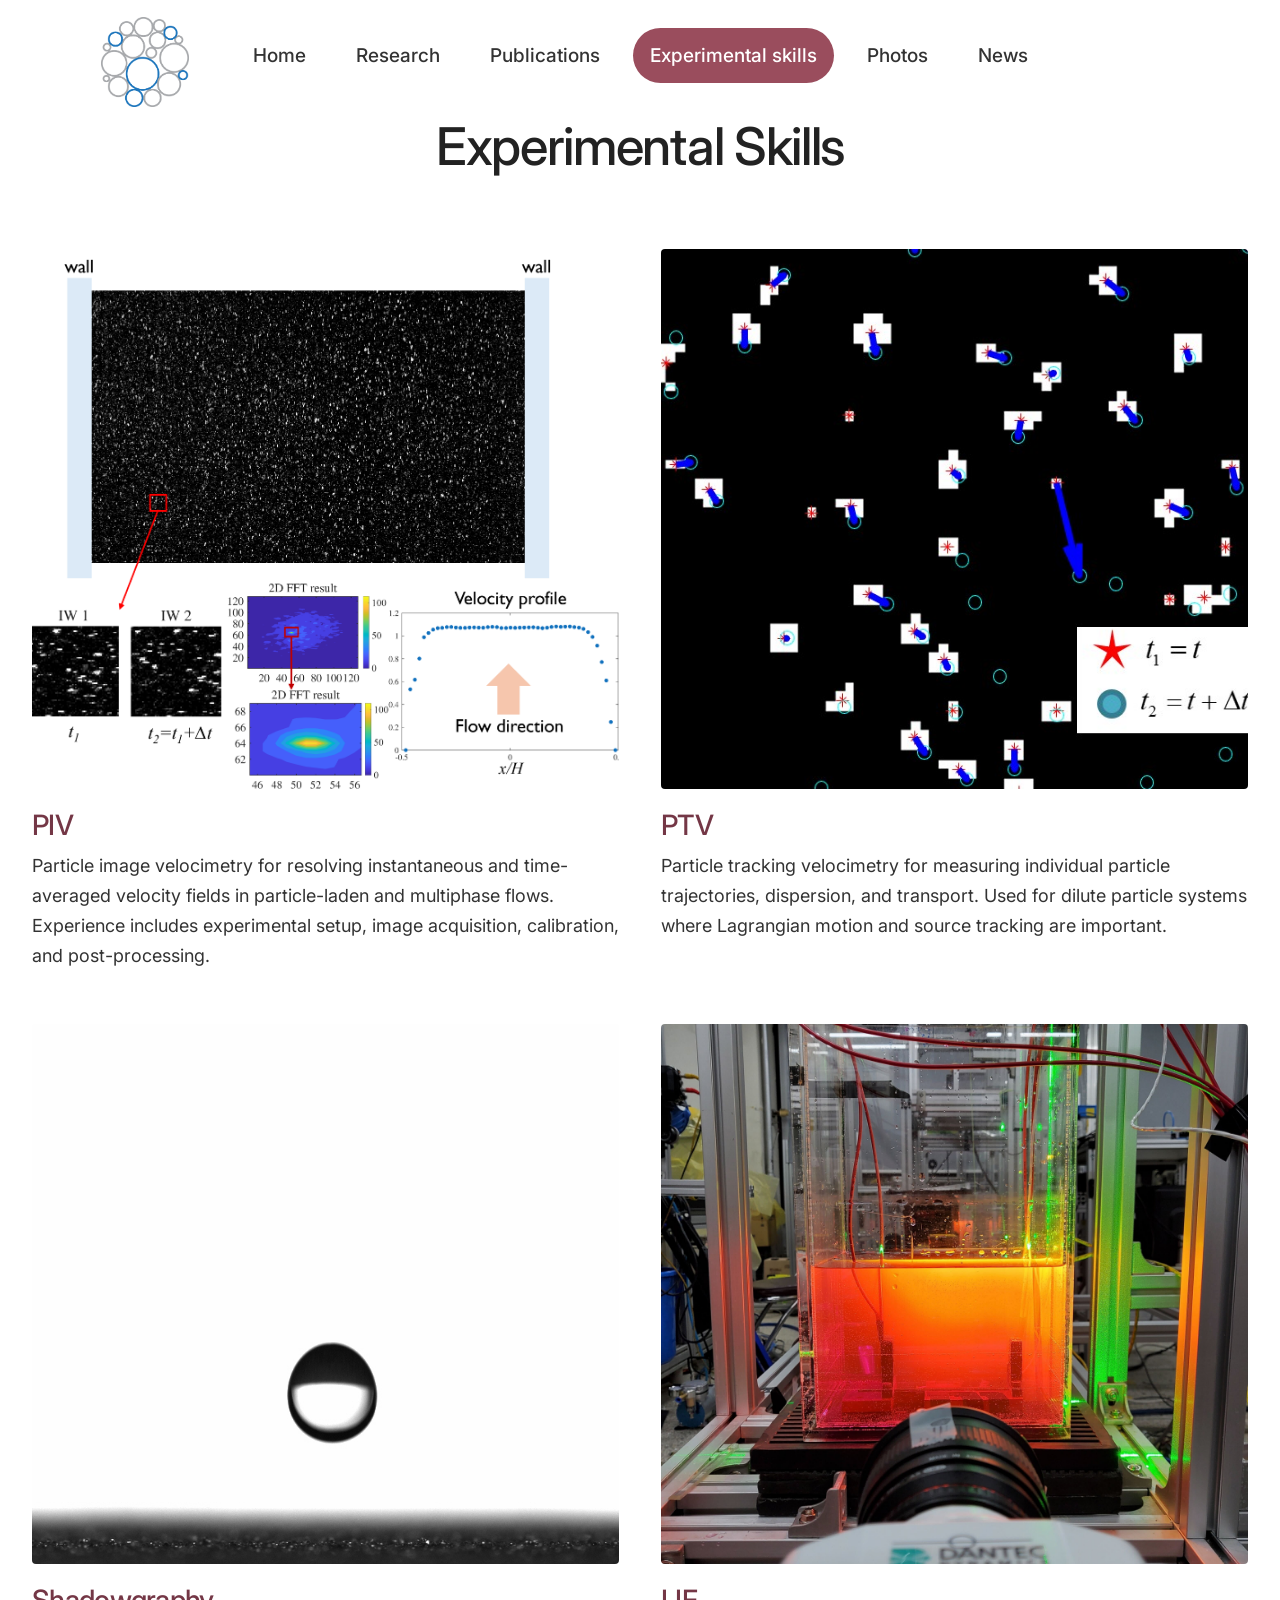
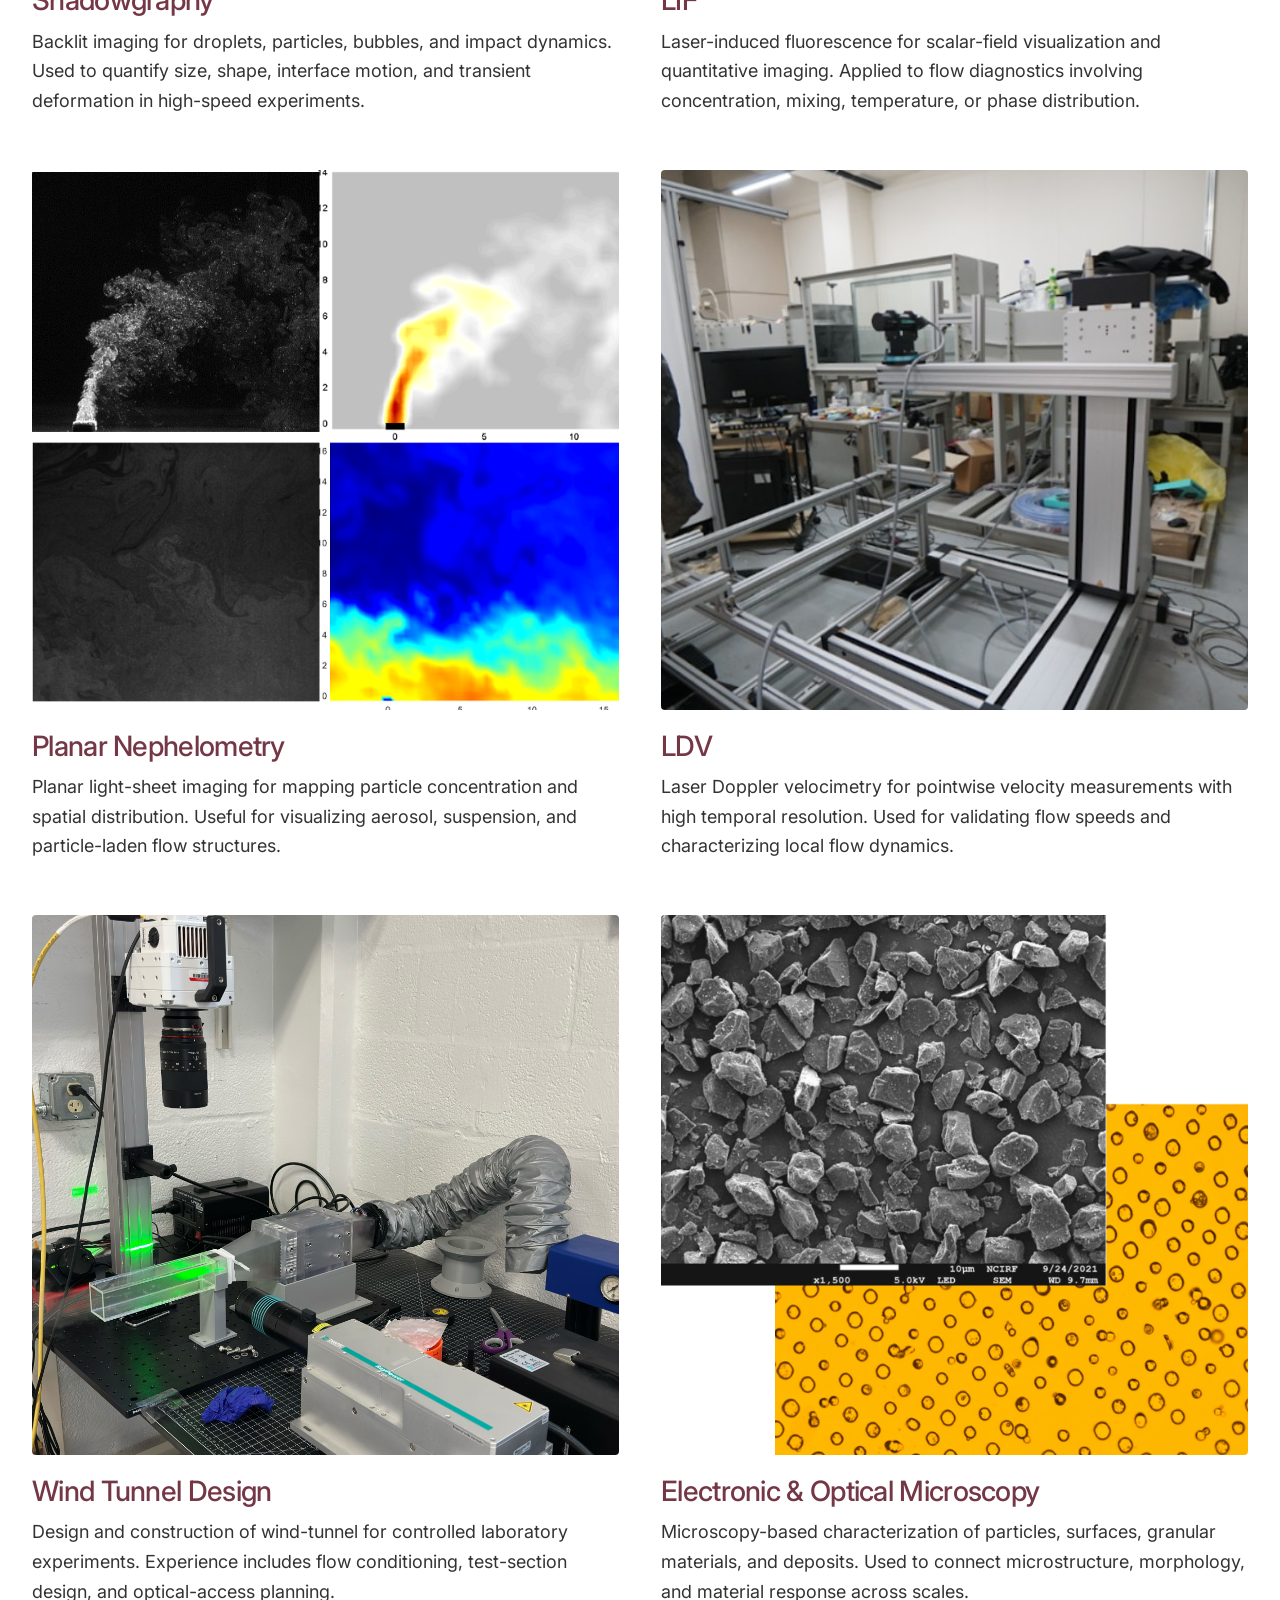
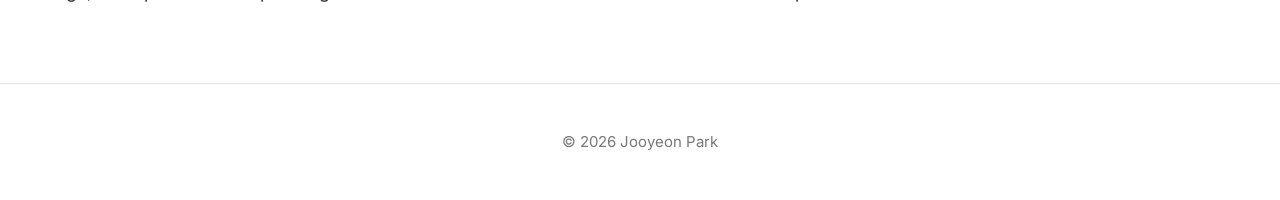
<file: equipment/index.html>
<!DOCTYPE html>
<html lang="en">
<head>
  <link rel="icon" type="image/png" href="/favicon.png">
  <meta charset="UTF-8" />
  <meta name="viewport" content="width=device-width, initial-scale=1.0" />

  <title>Experimental Skills | Jooyeon Park</title>

  <link rel="preconnect" href="https://fonts.googleapis.com">
  <link rel="preconnect" href="https://fonts.gstatic.com" crossorigin>
  <link href="https://fonts.googleapis.com/css2?family=Inter:wght@300;400;500;600;700&display=swap" rel="stylesheet">
  
  <link rel="icon" type="image/png" href="../favicon.png?v=2">
  <link rel="stylesheet" href="../style.css" />
</head>

<body>

  <nav class="navbar">
    <div class="site-logo" href="./" aria-label="Home">
      <img src="../images/favicon2.png" alt="">
    </div>

    <a href="../index.html">Home</a>
    <a href="../research/index.html">Research</a>
    <a href="../publications/index.html">Publications</a>
    <a class="active" href="./index.html">Experimental skills</a>
    <a href="../photos/index.html">Photos</a>
    <a href="../news/index.html">News</a>
  </nav>

  <main class="page">

    <section class="intro-section research-hero">
      <h1 class="page-title">Experimental Skills</h1>
    </section>

    <section class="skill-page">

      <div class="skill-grid">

        <article class="skill-card">
          <img src="../images/skills/piv.png" alt="Particle image velocimetry">
          <h2>PIV</h2>
          <p>
            Particle image velocimetry for resolving instantaneous and time-averaged velocity fields in particle-laden and multiphase flows.
            Experience includes experimental setup, image acquisition, calibration, and post-processing.
          </p>
        </article>

        <article class="skill-card">
          <img src="../images/skills/ptv.jpg" alt="Particle tracking velocimetry">
          <h2>PTV</h2>
          <p>
            Particle tracking velocimetry for measuring individual particle trajectories, dispersion, and transport.
            Used for dilute particle systems where Lagrangian motion and source tracking are important.
          </p>
        </article>

        <article class="skill-card">
          <img src="../images/skills/shadowgraphy.jpg" alt="Shadowgraphy imaging">
          <h2>Shadowgraphy</h2>
          <p>
            Backlit imaging for droplets, particles, bubbles, and impact dynamics.
            Used to quantify size, shape, interface motion, and transient deformation in high-speed experiments.
          </p>
        </article>

        <article class="skill-card">
          <img src="../images/skills/lif.jpg" alt="Laser-induced fluorescence">
          <h2>LIF</h2>
          <p>
            Laser-induced fluorescence for scalar-field visualization and quantitative imaging.
            Applied to flow diagnostics involving concentration, mixing, temperature, or phase distribution.
          </p>
        </article>

        <article class="skill-card">
          <img src="../images/skills/planar-nephelometry.png" alt="Planar nephelometry">
          <h2>Planar Nephelometry</h2>
          <p>
            Planar light-sheet imaging for mapping particle concentration and spatial distribution.
            Useful for visualizing aerosol, suspension, and particle-laden flow structures.
          </p>
        </article>

        <article class="skill-card">
          <img src="../images/skills/ldv.jpg" alt="Laser Doppler velocimetry">
          <h2>LDV</h2>
          <p>
            Laser Doppler velocimetry for pointwise velocity measurements with high temporal resolution.
            Used for validating flow speeds and characterizing local flow dynamics.
          </p>
        </article>

        <article class="skill-card">
          <img src="../images/skills/wind-tunnel-design.jpg" alt="Wind tunnel design">
          <h2>Wind Tunnel Design</h2>
          <p>
            Design and construction of wind-tunnel for controlled laboratory experiments.
            Experience includes flow conditioning, test-section design, and optical-access planning.
          </p>
        </article>

        <article class="skill-card">
          <img src="../images/skills/microscopy.png" alt="Electronic and optical microscopy">
          <h2>Electronic &amp; Optical Microscopy</h2>
          <p>
            Microscopy-based characterization of particles, surfaces, granular materials, and deposits.
            Used to connect microstructure, morphology, and material response across scales.
          </p>
        </article>


      </div>

    </section>

  </main>

  <footer>
    <p>© 2026 Jooyeon Park</p>
  </footer>

</body>
</html>
</file>
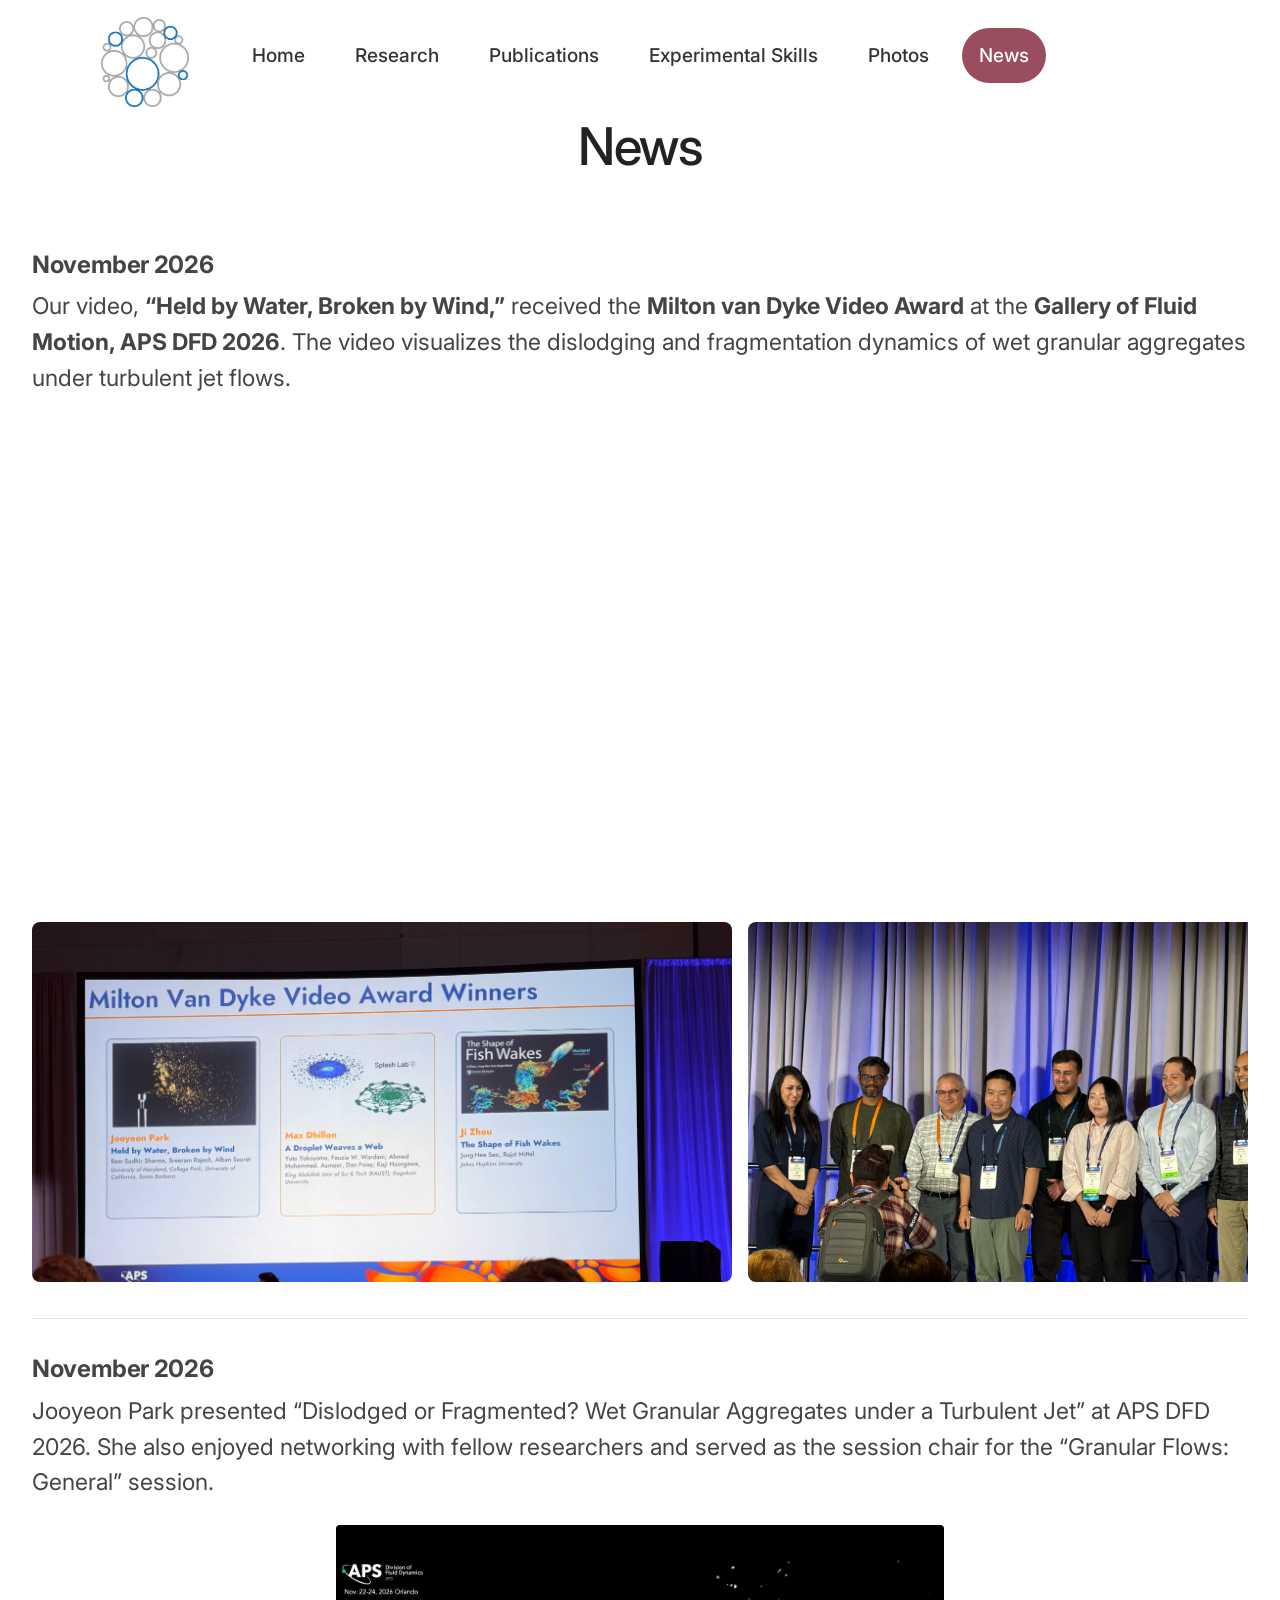
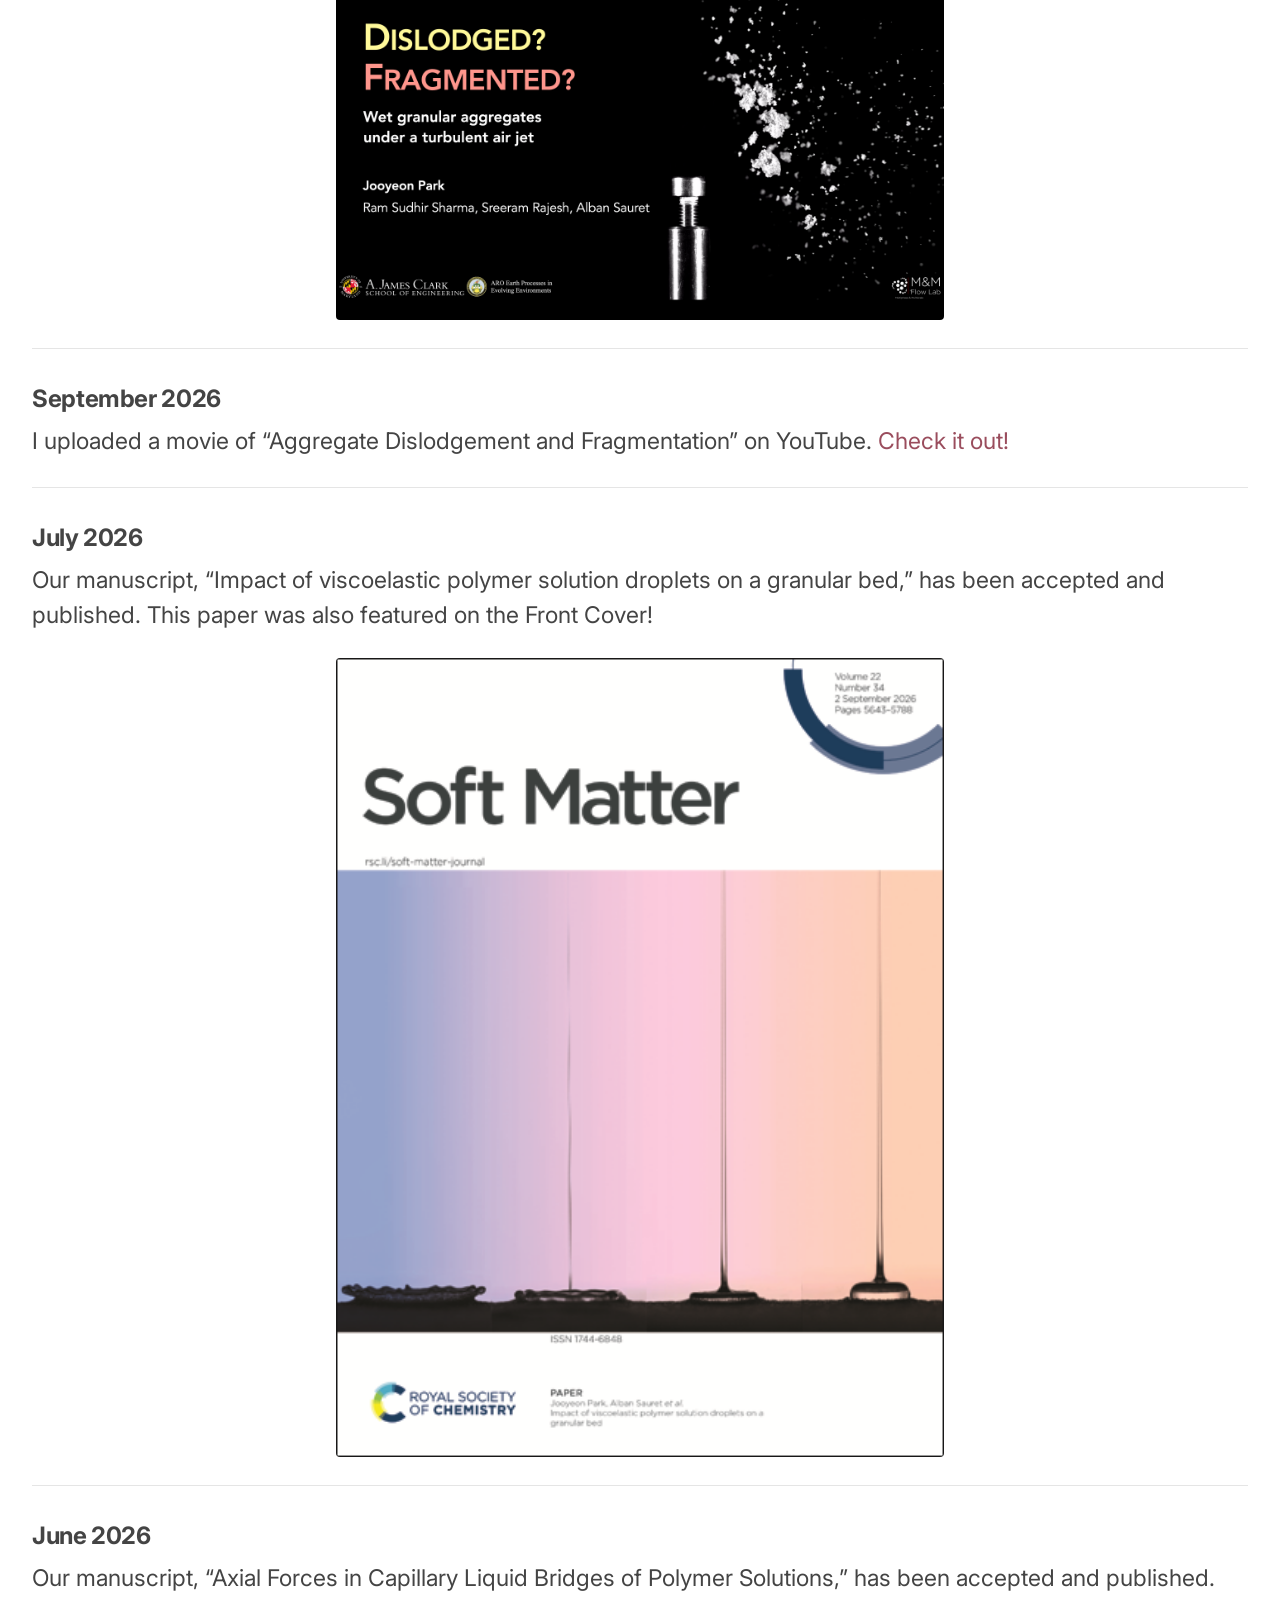
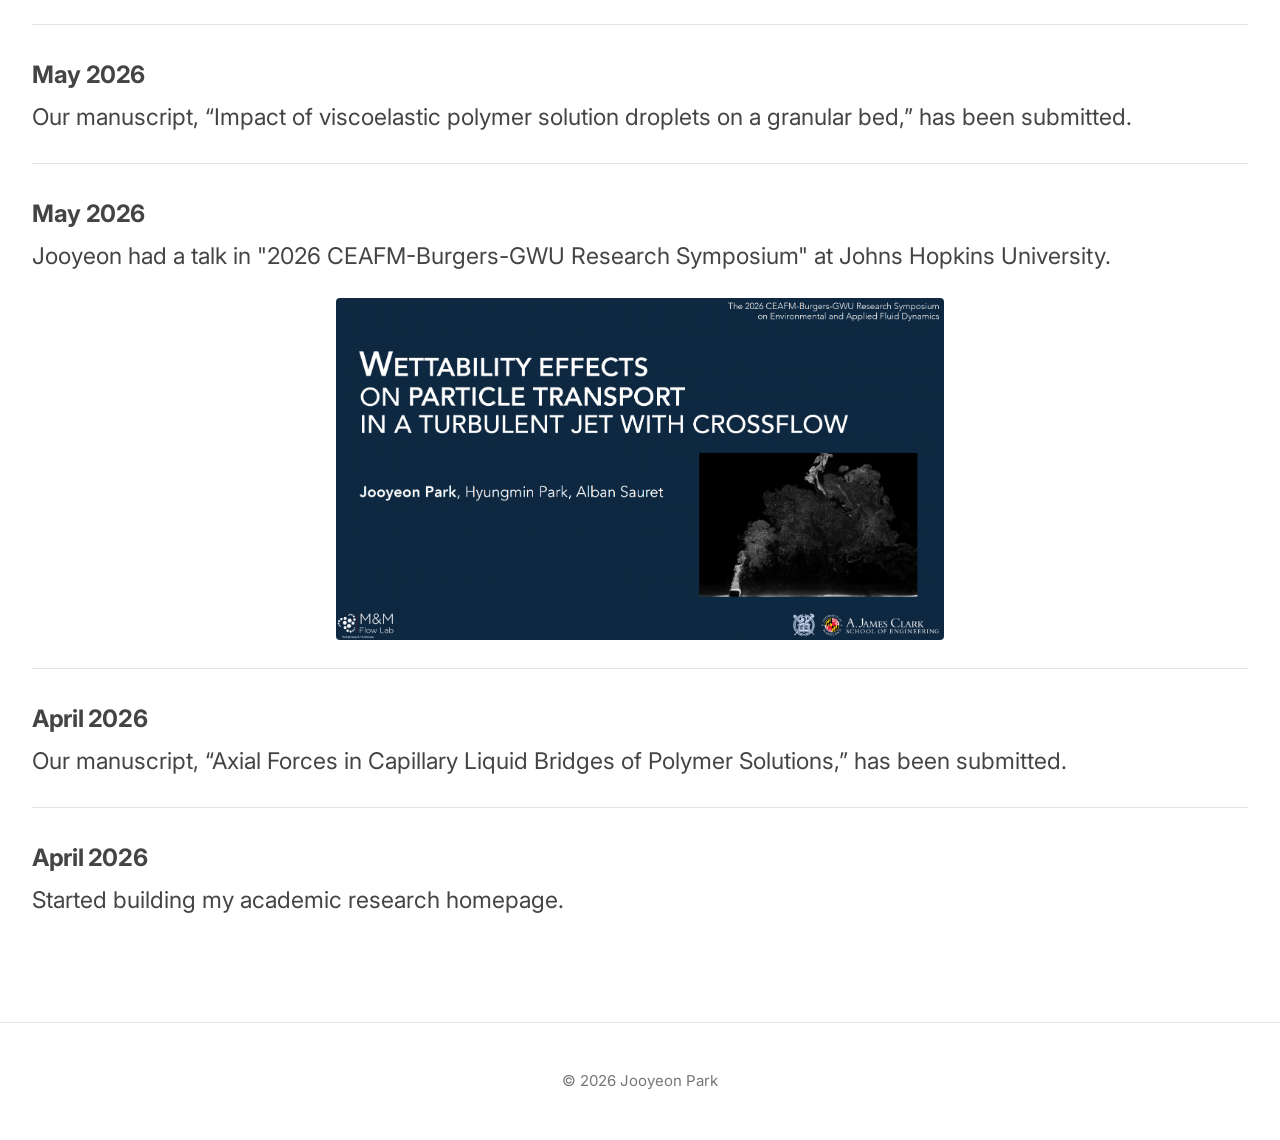
<file: news/index.html>
<!DOCTYPE html>
<html lang="en">

<head>
  <link rel="icon" type="image/png" href="/favicon.png">

  <meta charset="UTF-8" />
  <meta name="viewport" content="width=device-width, initial-scale=1.0" />

  <title>News | Jooyeon Park</title>

  <link rel="preconnect" href="https://fonts.googleapis.com">
  <link rel="preconnect" href="https://fonts.gstatic.com" crossorigin>

  <link
    href="https://fonts.googleapis.com/css2?family=Inter:wght@300;400;500;600;700&display=swap"
    rel="stylesheet"
  >

  <link rel="icon" type="image/png" href="../favicon.png?v=2">
  <link rel="stylesheet" href="../style.css" />
</head>

<body>

  <nav class="navbar">

    <div class="site-logo" href="./" aria-label="Home">
      <img src="../images/favicon2.png" alt="">
    </div>

    <a href="../index.html">Home</a>
    <a href="../research/index.html">Research</a>
    <a href="../publications/index.html">Publications</a>
    <a href="../equipment/index.html">Experimental Skills</a>
    <a href="../photos/index.html">Photos</a>
    <a class="active" href="./">News</a>

  </nav>


  <main class="page news-page">

    <section class="intro-section research-hero">
      <h1 class="page-title">News</h1>
    </section>


    <section class="news-list" aria-label="News updates">


      <!-- ====================================================== -->
      <!-- NOVEMBER 2026: MILTON VAN DYKE VIDEO AWARD -->
      <!-- ====================================================== -->

      <article class="news-item">

        <div class="news-content">

          <h2>November 2026</h2>

          <p>
            Our video, <strong>“Held by Water, Broken by Wind,”</strong> received the
            <strong>Milton van Dyke Video Award</strong> at the
            <strong>Gallery of Fluid Motion, APS DFD 2026</strong>.
            The video visualizes the dislodging and fragmentation dynamics of wet granular aggregates under turbulent jet flows.
          </p>


          <!-- YouTube video -->

          <div class="youtube-video">

            <iframe
              src="https://www.youtube.com/embed/0qE3IOlpmqY"
              title="Held by Water, Broken by Wind"
              allow="accelerometer; autoplay; clipboard-write; encrypted-media; gyroscope; picture-in-picture; web-share"
              allowfullscreen>
            </iframe>

          </div>


          <!-- Horizontal scrolling award photo gallery -->

          <div class="news-gallery">

            <img
              src="../images/news/image1_gfm.jpg"
              alt="Milton van Dyke Video Award at APS DFD 2026"
            >

            <img
              src="../images/news/image2_gfm.jpg"
              alt="Gallery of Fluid Motion award ceremony"
            >

            <img
              src="../images/news/image3_gfm.jpg"
              alt="APS DFD 2026 award ceremony"
            >

          </div>

        </div>

      </article>



      <!-- ====================================================== -->
      <!-- NOVEMBER 2026: APS DFD PRESENTATION -->
      <!-- ====================================================== -->

      <article class="news-item">

        <div class="news-content">

          <h2>November 2026</h2>

          <p>
            Jooyeon Park presented “Dislodged or Fragmented? Wet Granular Aggregates under a Turbulent Jet” at APS DFD 2026.
            She also enjoyed networking with fellow researchers and served as the session chair for the “Granular Flows: General” session.
          </p>

          <img
            class="news-single-image"
            src="../images/news/aps_present.png"
            alt="Jooyeon Park at APS DFD 2026"
          >

        </div>

      </article>



      <!-- ====================================================== -->
      <!-- SEPTEMBER 2026 -->
      <!-- ====================================================== -->

      <article class="news-item">

        <div class="news-content">

          <h2>September 2026</h2>

          <p>
            I uploaded a movie of “Aggregate Dislodgement and Fragmentation” on YouTube.

            <a
              href="https://youtu.be/NffZWU3ynrU?si=vMZIilUE8ECxPVfQ"
              target="_blank"
              rel="noopener noreferrer">
              Check it out!
            </a>

          </p>

        </div>

      </article>



      <!-- ====================================================== -->
      <!-- JULY 2026 -->
      <!-- ====================================================== -->

      <article class="news-item">

        <div class="news-content">

          <h2>July 2026</h2>

          <p>
            Our manuscript, “Impact of viscoelastic polymer solution droplets on a granular bed,”
            has been accepted and published. This paper was also featured on the Front Cover!
          </p>

          <img
            class="news-single-image"
            src="../images/news/2026JulySoftMatterCover.png"
            alt="Soft Matter Front Cover"
          >

        </div>

      </article>



      <!-- ====================================================== -->
      <!-- JUNE 2026 -->
      <!-- ====================================================== -->

      <article class="news-item">

        <div class="news-content">

          <h2>June 2026</h2>

          <p>
            Our manuscript, “Axial Forces in Capillary Liquid Bridges of Polymer Solutions,” has been accepted and published.
          </p>

        </div>

      </article>



      <!-- ====================================================== -->
      <!-- MAY 2026: MANUSCRIPT -->
      <!-- ====================================================== -->

      <article class="news-item">

        <div class="news-content">

          <h2>May 2026</h2>

          <p>
            Our manuscript, “Impact of viscoelastic polymer solution droplets on a granular bed,” has been submitted.
          </p>

        </div>

      </article>



      <!-- ====================================================== -->
      <!-- MAY 2026: JOHNS HOPKINS TALK -->
      <!-- ====================================================== -->

      <article class="news-item">

        <div class="news-content">

          <h2>May 2026</h2>

          <p>
            Jooyeon had a talk in "2026 CEAFM-Burgers-GWU Research Symposium" at Johns Hopkins University.
          </p>

          <img
            class="news-single-image"
            src="../images/news/2026MayJHUtalk.png"
            alt="Symposium Talk"
          >

        </div>

      </article>



      <!-- ====================================================== -->
      <!-- APRIL 2026: MANUSCRIPT -->
      <!-- ====================================================== -->

      <article class="news-item">

        <div class="news-content">

          <h2>April 2026</h2>

          <p>
            Our manuscript, “Axial Forces in Capillary Liquid Bridges of Polymer Solutions,” has been submitted.
          </p>

        </div>

      </article>



      <!-- ====================================================== -->
      <!-- APRIL 2026: HOMEPAGE -->
      <!-- ====================================================== -->

      <article class="news-item">

        <div class="news-content">

          <h2>April 2026</h2>

          <p>
            Started building my academic research homepage.
          </p>

        </div>

      </article>


    </section>

  </main>


  <footer>
    <p>© 2026 Jooyeon Park</p>
  </footer>


  <!-- Mouse wheel moves the GFM award gallery horizontally -->

  <script>

    document.querySelectorAll('.news-gallery').forEach(gallery => {

      gallery.addEventListener('wheel', (event) => {

        if (Math.abs(event.deltaY) > Math.abs(event.deltaX)) {

          event.preventDefault();
          gallery.scrollLeft += event.deltaY;

        }

      }, { passive: false });

    });

  </script>


</body>

</html>
</file>
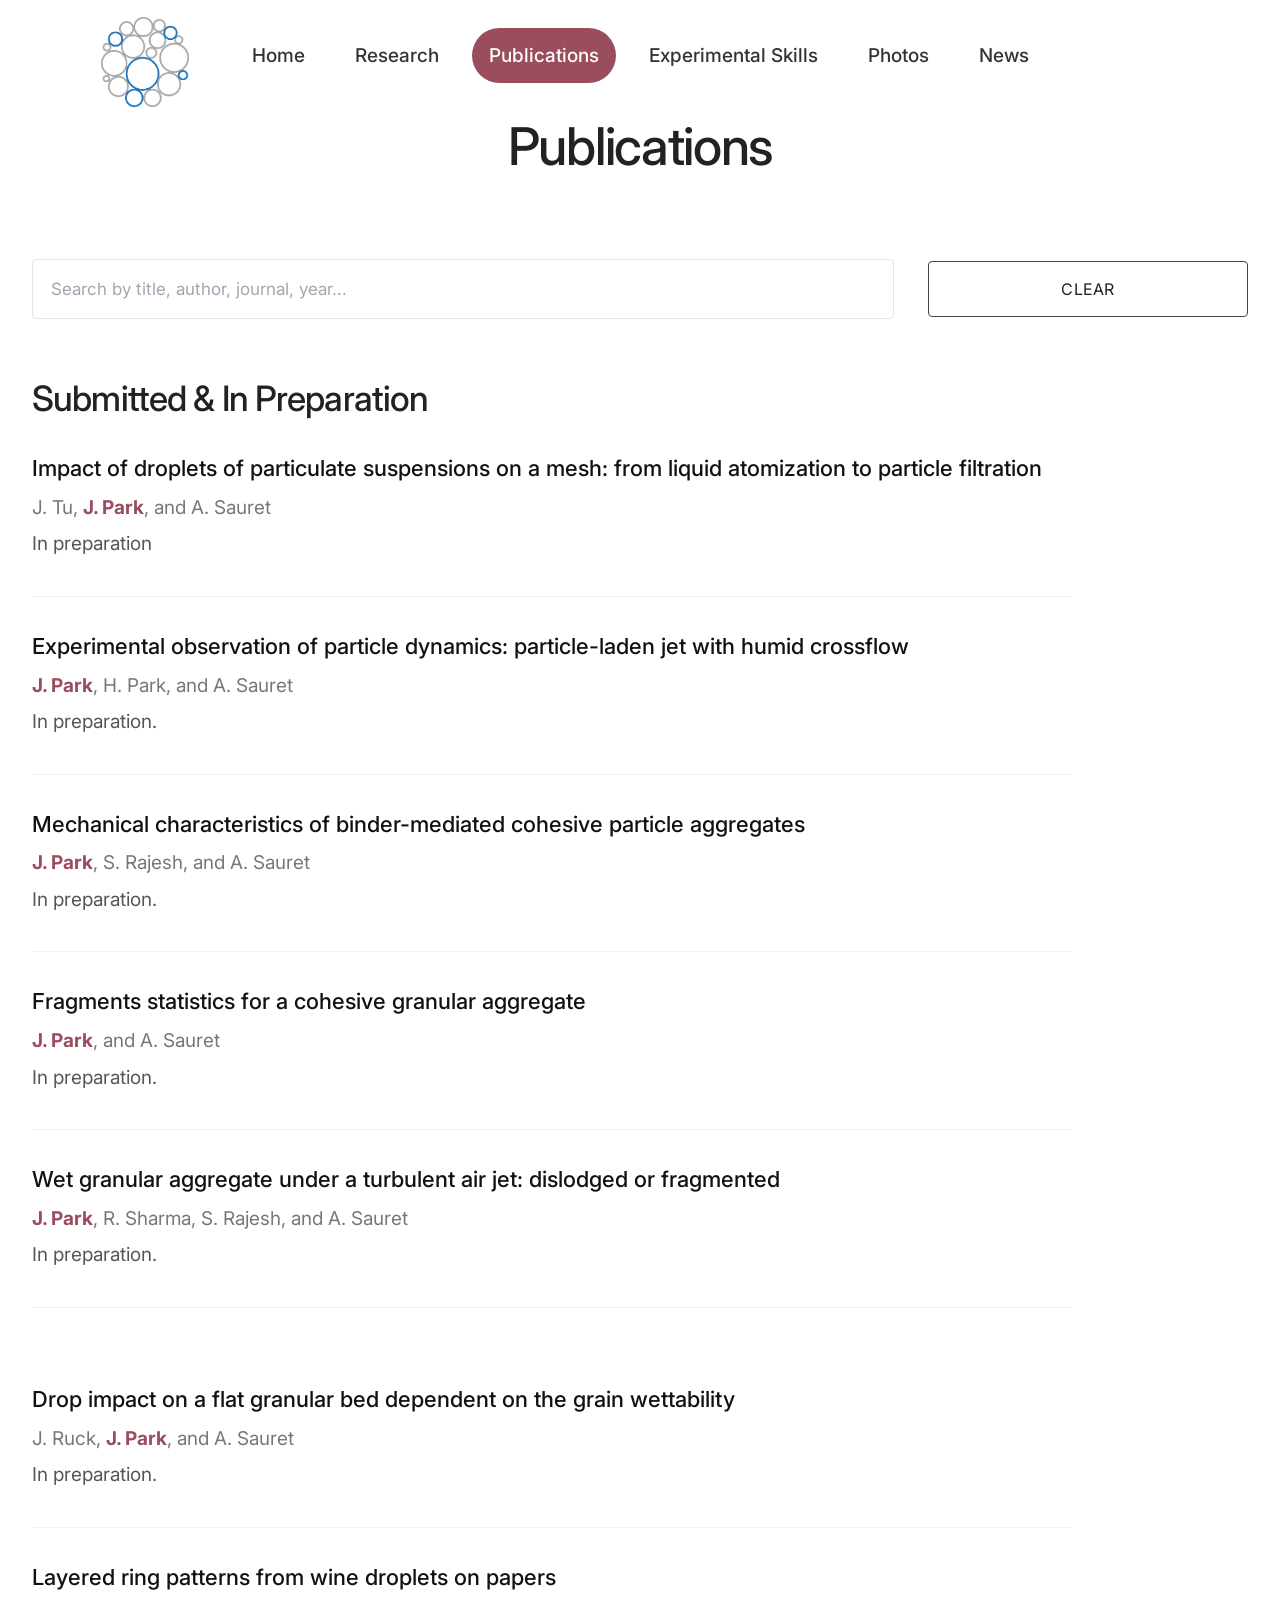
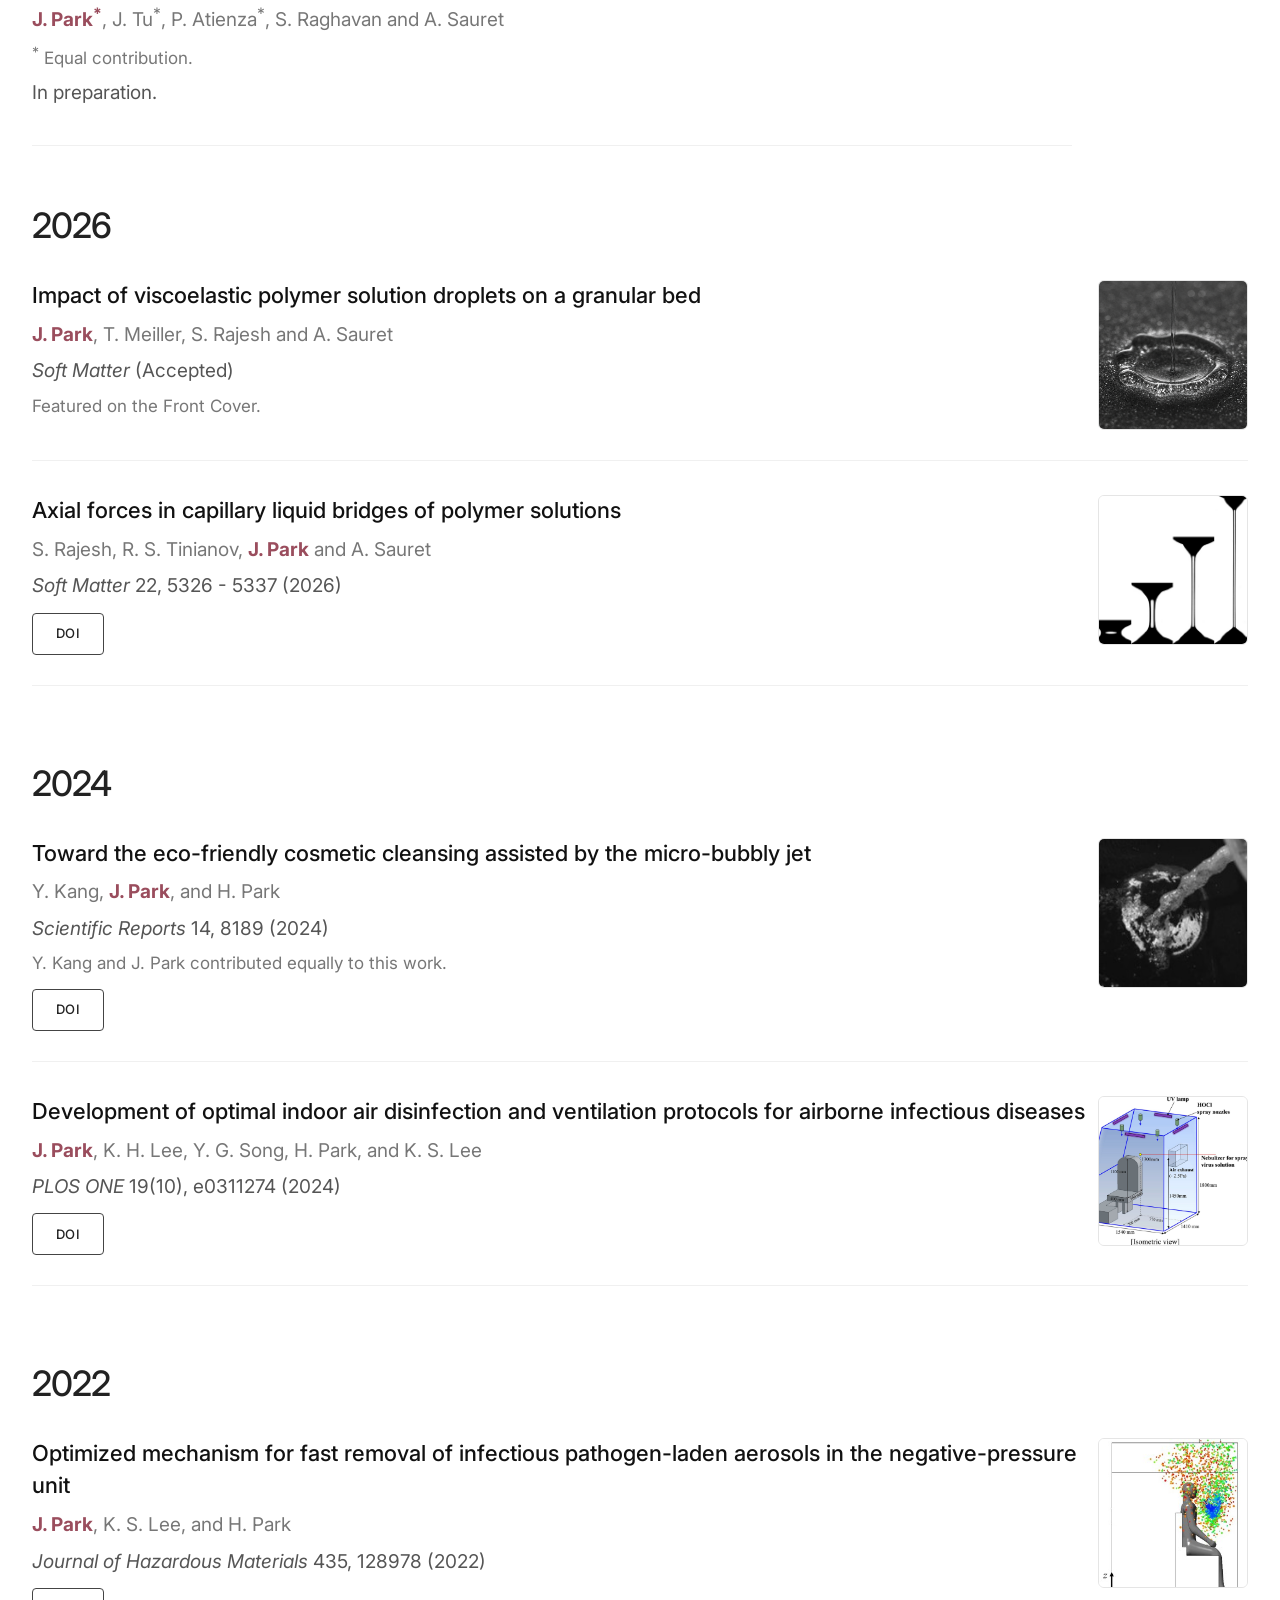
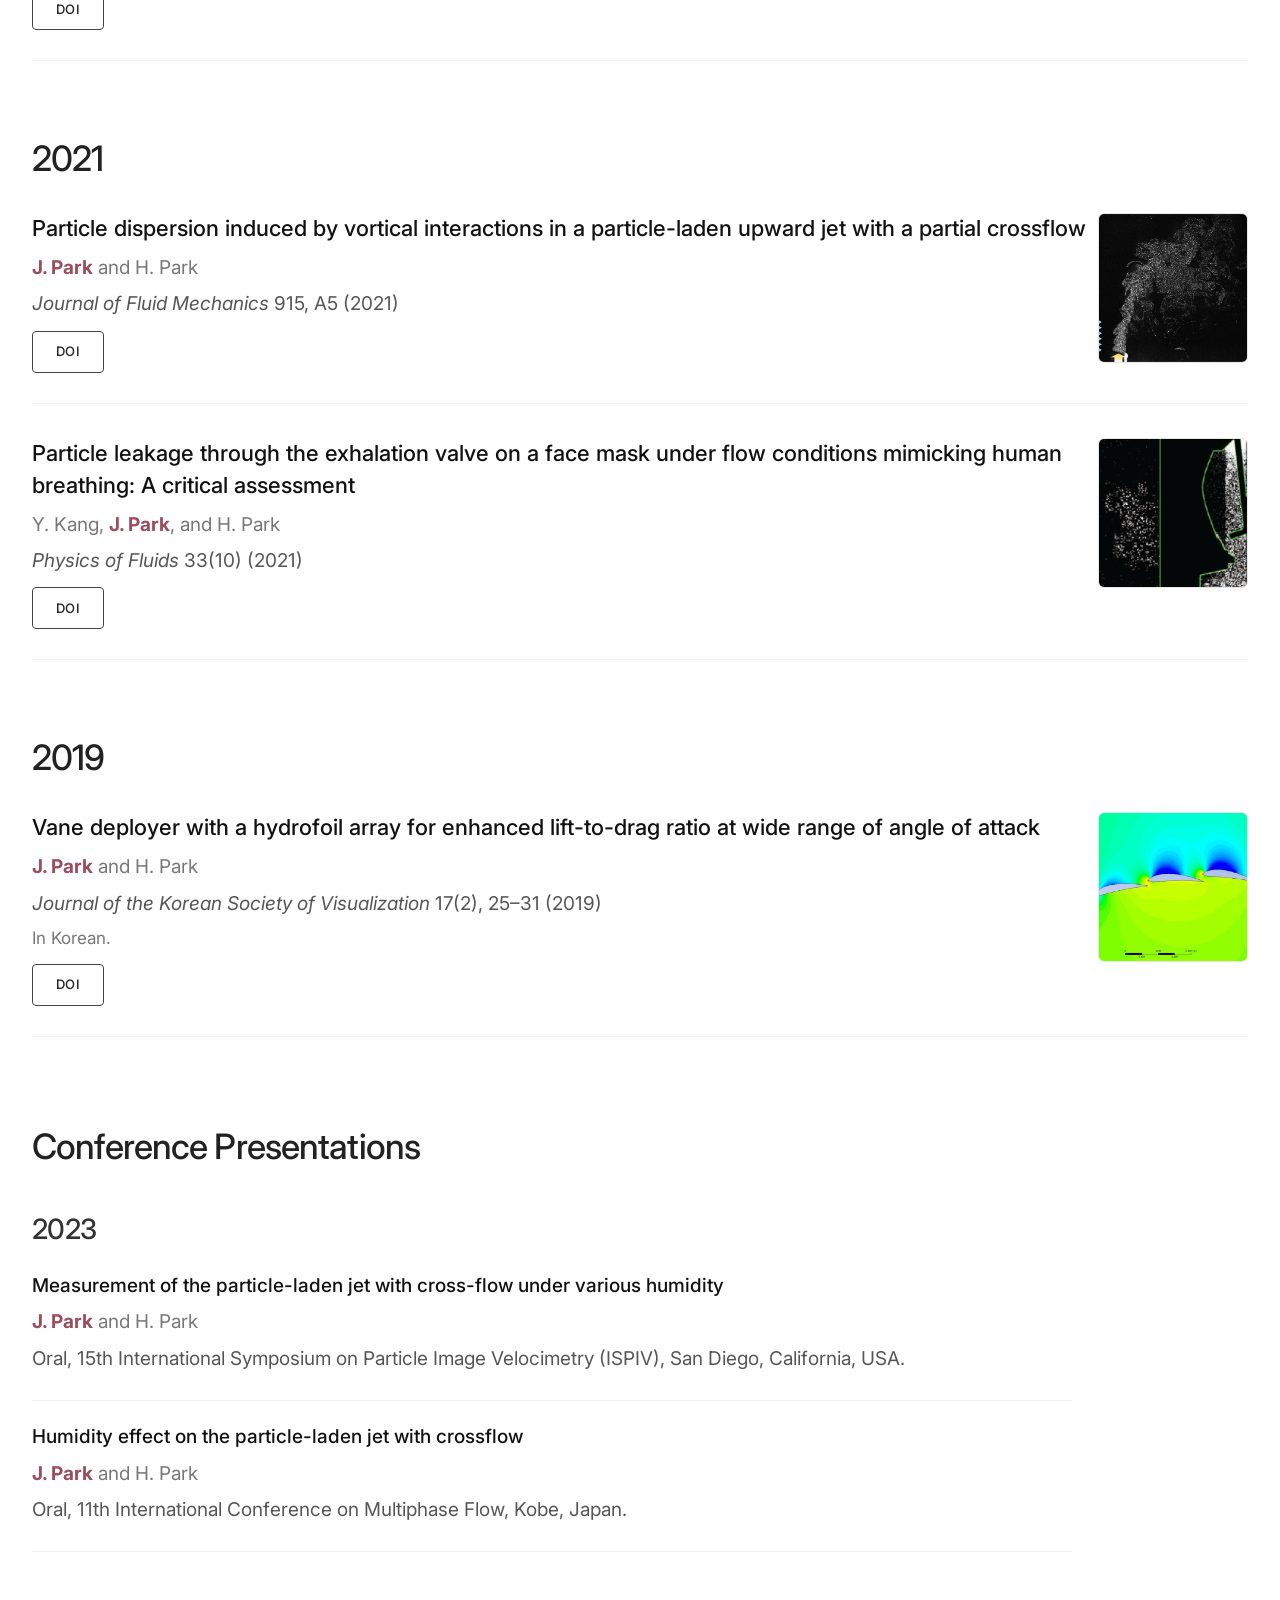
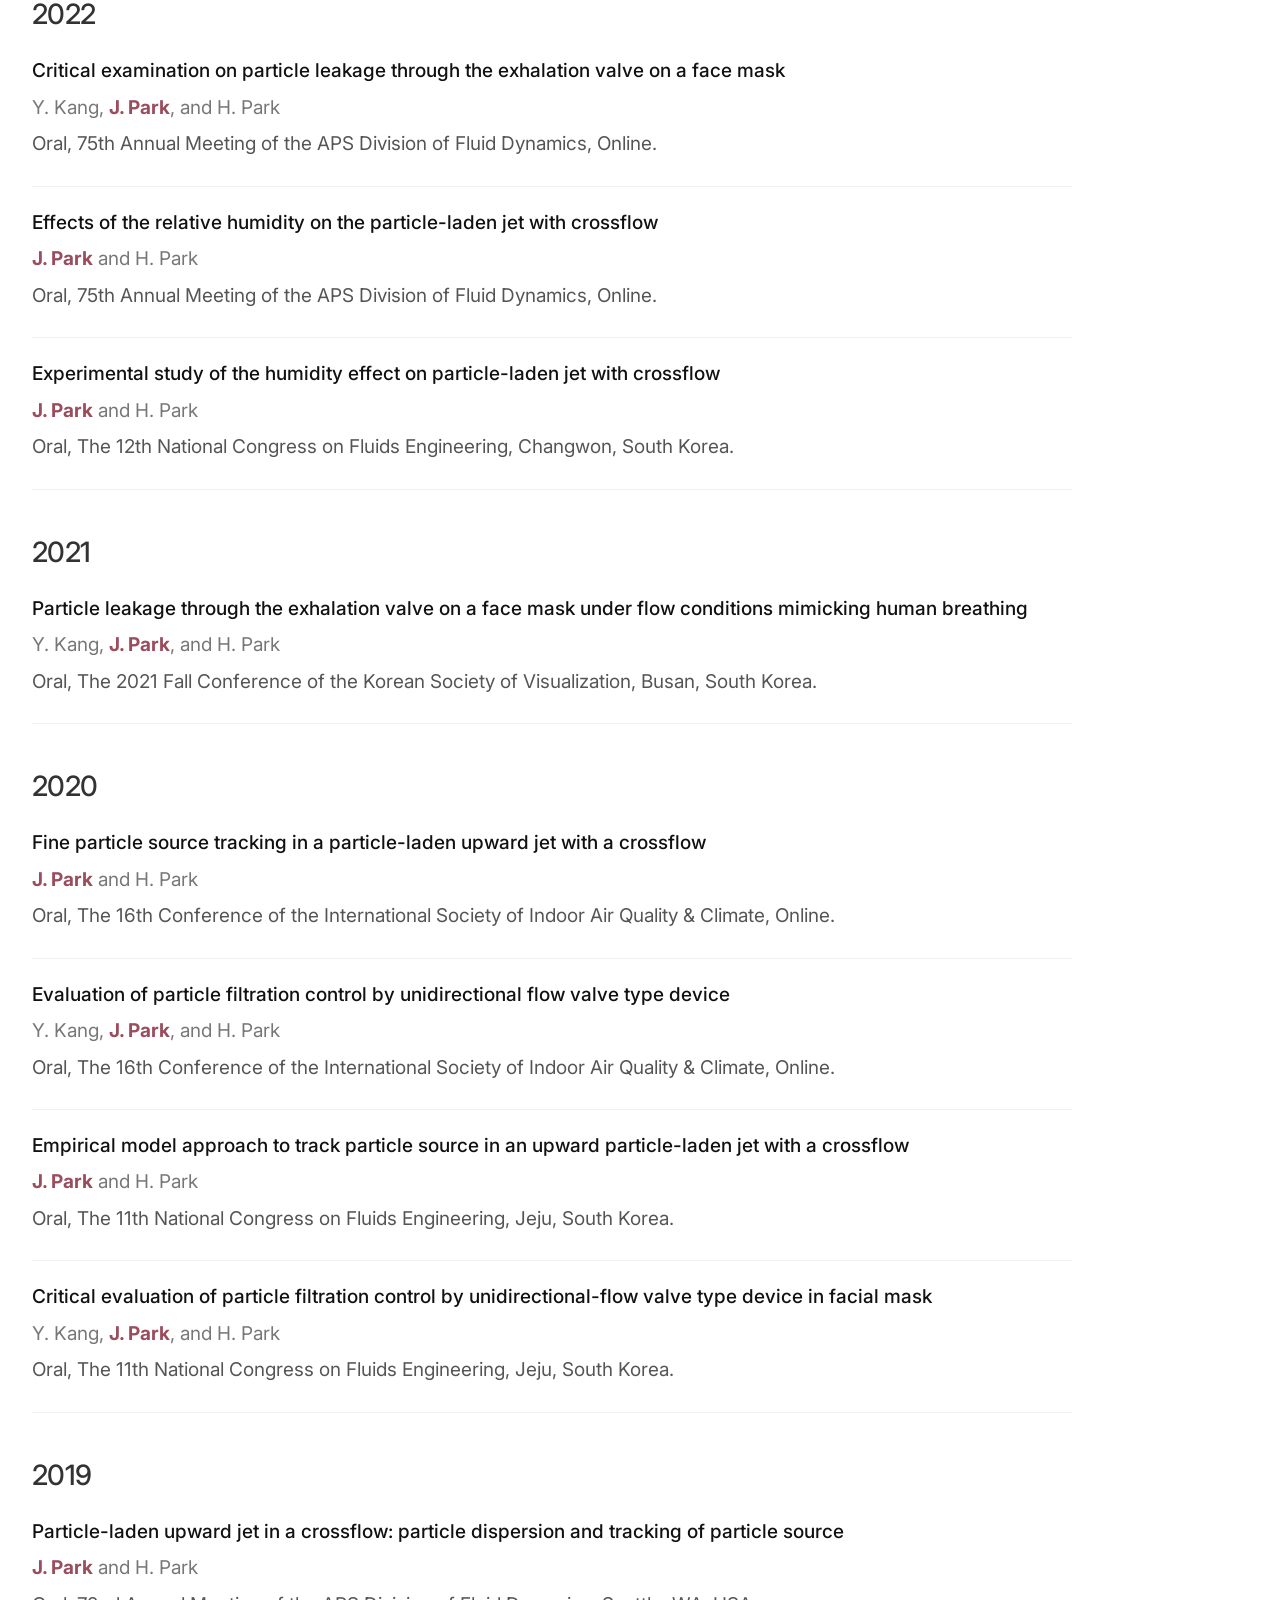
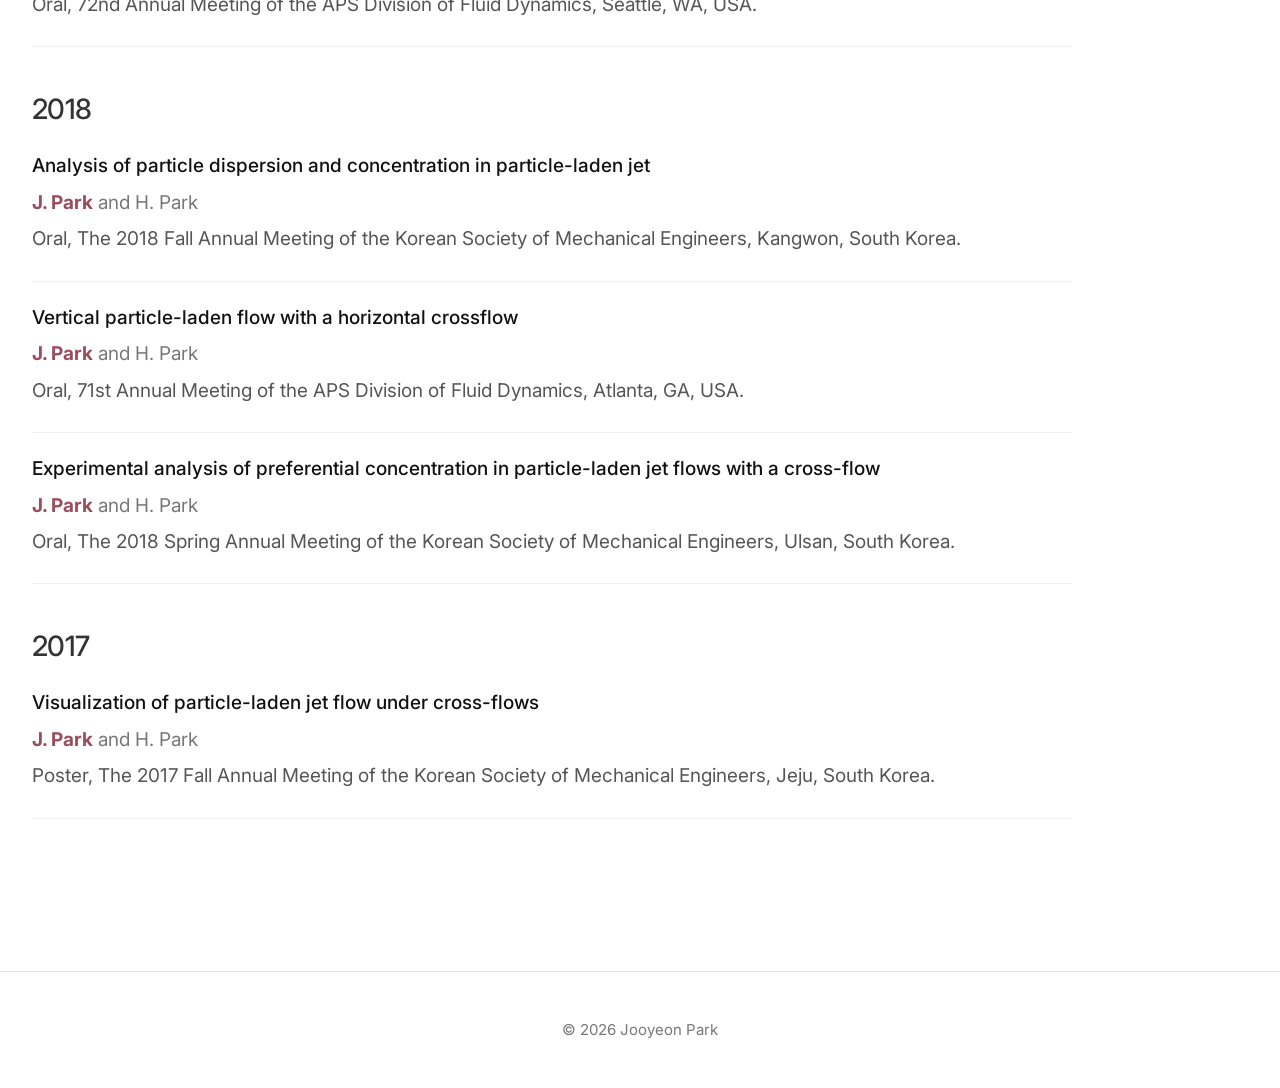
<file: publications/index.html>
<!DOCTYPE html>
<html lang="en">
<head>
  <link rel="icon" type="image/png" href="/favicon.png">
  <meta charset="UTF-8" />
  <meta name="viewport" content="width=device-width, initial-scale=1.0" />

  <title>Publications | Jooyeon Park</title>

  <link rel="preconnect" href="https://fonts.googleapis.com">
  <link rel="preconnect" href="https://fonts.gstatic.com" crossorigin>
  <link href="https://fonts.googleapis.com/css2?family=Inter:wght@300;400;500;600;700&display=swap" rel="stylesheet">
  
  <link rel="icon" type="image/png" href="../favicon.png?v=2">
  <link rel="stylesheet" href="../style.css" />
</head>

<body>

  <nav class="navbar">
    <div class="site-logo" href="./" aria-label="Home">
      <img src="../images/favicon2.png" alt="">
    </div>

    <a href="../index.html">Home</a>
    <a href="../research/index.html">Research</a>
    <a class="active" href="./index.html">Publications</a>
    <a href="../equipment/index.html">Experimental Skills</a>
    <a href="../photos/index.html">Photos</a>
    <a href="../news/index.html">News</a>
  </nav>

  <main class="page publication-page">

    <section class="intro-section research-hero">
      <h1 class="page-title">Publications</h1>
    </section>

    <section class="publication-search" aria-label="Search publications">
      <input
        id="publicationSearch"
        type="search"
        placeholder="Search by title, author, journal, year..."
        aria-label="Search publications"
      />
      <button id="publicationClear" type="button">CLEAR</button>
    </section>

    <p id="publicationNoResults" class="publication-no-results" hidden>
      No matching publications found.
    </p>

    <!-- Submitted / In preparation: no representative image -->
    <section class="publication-section" data-section>
      <h2 class="publication-section-title">Submitted &amp; In Preparation</h2>

      <article class="publication-entry no-thumb" data-search="Q Tu J Park A Sauret Impact of droplets of particulate suspensions on a mesh from liquid atomization to particle filtration in preparation particulate suspensions mesh atomization particle filtration">
        <div class="publication-main">
          <h3>Impact of droplets of particulate suspensions on a mesh: from liquid atomization to particle filtration</h3>
          <p class="publication-authors">J. Tu, <span class="author-highlight">J. Park</span>, and A. Sauret</p>
          <p class="publication-venue">In preparation</p>
        </div>
      </article>

      <article class="publication-entry no-thumb" data-search="J Park H Park A Sauret Experimental observation of particle dynamics particle-laden jet with humid crossflow in preparation particle dynamics humid crossflow particle-laden jet">
        <div class="publication-main">
          <h3>Experimental observation of particle dynamics: particle-laden jet with humid crossflow</h3>
          <p class="publication-authors"><span class="author-highlight">J. Park</span>, H. Park, and A. Sauret</p>
          <p class="publication-venue">In preparation.</p>
        </div>
      </article>

      <article class="publication-entry no-thumb" data-search="J Park S Rajesh A Sauret Mechanical characteristics of binder-mediated cohesive particle aggregates in preparation binder-mediated cohesive particle aggregates fragmentation cohesion">
        <div class="publication-main">
          <h3>Mechanical characteristics of binder-mediated cohesive particle aggregates</h3>
          <p class="publication-authors"><span class="author-highlight">J. Park</span>, S. Rajesh, and A. Sauret</p>
          <p class="publication-venue">In preparation.</p>
        </div>
      </article>

      <article class="publication-entry no-thumb" data-search="J Park A Sauret Fragments statistics for a cohesive granular aggregate">
        <div class="publication-main">
          <h3>Fragments statistics for a cohesive granular aggregate</h3>
          <p class="publication-authors"><span class="author-highlight">J. Park</span>, and A. Sauret</p>
          <p class="publication-venue">In preparation.</p>
        </div>
      </article>

      <article class="publication-entry no-thumb" data-search="J Park R Sharma S Rajesh A Sauret Wet granular aggregate under a turbulent air jet dislodged or fragmented in preparation wet granular aggregate turbulent air jet dislodgement fragmentation">
        <div class="publication-main">
          <h3>Wet granular aggregate under a turbulent air jet: dislodged or fragmented</h3>
          <p class="publication-authors"><span class="author-highlight">J. Park</span>, R. Sharma, S. Rajesh, and A. Sauret</p>
          <p class="publication-venue">In preparation.</p>
        </div>
      </article>
    </section>

    <article class="publication-entry no-thumb" data-search="J Ruck J Park A Sauret Drop impact on a flat granular bed dependent on the grain wettability">
        <div class="publication-main">
          <h3>Drop impact on a flat granular bed dependent on the grain wettability</h3>
          <p class="publication-authors">J. Ruck, <span class="author-highlight">J. Park</span>, and A. Sauret</p>
          <p class="publication-venue">In preparation.</p>
        </div>
      </article>
    </section>

    <article class="publication-entry no-thumb" data-search="J Park J Tu P Atienza S Raghavan A Sauret Layered ring patterns from wine droplets on papers">
  <div class="publication-main">
    <h3>Layered ring patterns from wine droplets on papers</h3>

    <p class="publication-authors">
      <span class="author-highlight">J. Park<sup>*</sup></span>,
      J. Tu<sup>*</sup>,
      P. Atienza<sup>*</sup>,
      S. Raghavan and A. Sauret
    </p>

    <p class="publication-note">
      <sup>*</sup> Equal contribution.
    </p>

    <p class="publication-venue">In preparation.</p>
  </div>
</article>

    <!-- Journal articles: representative image included -->
    <section class="publication-section" data-section>
      <h2 class="publication-year">2026</h2>

      <article class="publication-entry" data-search="2026 J Park T Meiller S Rajesh A Sauret Impact of viscoelastic polymer solution droplets on a granular bed Soft Matter accepted viscoelastic polymer droplets granular bed">
        <div class="publication-main">
          <h3>Impact of viscoelastic polymer solution droplets on a granular bed</h3>
          <p class="publication-authors"><span class="author-highlight">J. Park</span>, T. Meiller, S. Rajesh and A. Sauret</p>
          <p class="publication-venue"><em>Soft Matter</em> (Accepted)</p>
          <p class="publication-note">Featured on the Front Cover.</p>
        </div>
        <div class="publication-thumb">
          <img src="../images/publications/viscoelastic-impacts.png" alt="Representative image for viscoelastic drop impact on a granular bed">
        </div>
      </article>

      <article class="publication-entry" data-search="2026 S Rajesh R S Tinianov J Park A Sauret Axial forces in capillary liquid bridges of polymer solutions Soft Matter capillary liquid bridges polymer solutions">
        <div class="publication-main">
          <h3>Axial forces in capillary liquid bridges of polymer solutions</h3>
          <p class="publication-authors">S. Rajesh, R. S. Tinianov, <span class="author-highlight">J. Park</span> and A. Sauret</p>
          <p class="publication-venue"><em>Soft Matter</em> 22, 5326 - 5337 (2026)</p>
          <div class="publication-buttons">
            <a href="https://doi.org/10.1039/d6sm00314a" target="_blank" rel="noopener">DOI</a>
          </div>
        </div>
        <div class="publication-thumb">
          <img src="../images/publications/axial-bridge.png" alt="Representative image for viscoelastic axial bridge">
        </div>
      </article>
    </section>

    
    <section class="publication-section" data-section>
      <h2 class="publication-year">2024</h2>

      <article class="publication-entry" data-search="2024 Y Kang J Park H Park Toward the eco-friendly cosmetic cleansing assisted by the micro-bubbly jet Scientific Reports micro bubbly jet cosmetic cleansing">
        <div class="publication-main">
          <h3>Toward the eco-friendly cosmetic cleansing assisted by the micro-bubbly jet</h3>
          <p class="publication-authors">Y. Kang, <span class="author-highlight">J. Park</span>, and H. Park</p>
          <p class="publication-venue"><em>Scientific Reports</em> 14, 8189 (2024)</p>
          <p class="publication-note">Y. Kang and J. Park contributed equally to this work.</p>
          <div class="publication-buttons">
            <!-- Replace # with the correct DOI link if needed. -->
            <a href="https://doi.org/10.1038/s41598-024-58968-x" target="_blank" rel="noopener">DOI</a>
          </div>
        </div>
        <div class="publication-thumb">
          <img src="../images/publications/micro-bubbly-jet.jpg" alt="Representative image for micro-bubbly jet cosmetic cleansing">
        </div>
      </article>

      <article class="publication-entry" data-search="2024 J Park K H Lee Y G Song H Park K S Lee Development of optimal indoor air disinfection and ventilation protocols for airborne infectious diseases Plos one PLOS ONE airborne infectious diseases ventilation disinfection">
        <div class="publication-main">
          <h3>Development of optimal indoor air disinfection and ventilation protocols for airborne infectious diseases</h3>
          <p class="publication-authors"><span class="author-highlight">J. Park</span>, K. H. Lee, Y. G. Song, H. Park, and K. S. Lee</p>
          <p class="publication-venue"><em>PLOS ONE</em> 19(10), e0311274 (2024)</p>
          <div class="publication-buttons">
            <a href="https://doi.org/10.1371/journal.pone.0311274" target="_blank" rel="noopener">DOI</a>
          </div>
        </div>
        <div class="publication-thumb">
          <img src="../images/publications/air-disinfection-ventilation.jpg" alt="Representative image for indoor air disinfection and ventilation protocols">
        </div>
      </article>
    </section>

    <section class="publication-section" data-section>
      <h2 class="publication-year">2022</h2>

      <article class="publication-entry" data-search="2022 J Park K S Lee H Park Optimized mechanism for fast removal of infectious pathogen-laden aerosols in the negative-pressure unit Journal of Hazardous Materials aerosols negative pressure unit infectious pathogen laden aerosols">
        <div class="publication-main">
          <h3>Optimized mechanism for fast removal of infectious pathogen-laden aerosols in the negative-pressure unit</h3>
          <p class="publication-authors"><span class="author-highlight">J. Park</span>, K. S. Lee, and H. Park</p>
          <p class="publication-venue"><em>Journal of Hazardous Materials</em> 435, 128978 (2022)</p>
          <div class="publication-buttons">
            <a href="https://doi.org/10.1016/j.jhazmat.2022.128978" target="_blank" rel="noopener">DOI</a>
          </div>
        </div>
        <div class="publication-thumb">
          <img src="../images/publications/negative-pressure-unit.jpg" alt="Representative image for aerosol removal in a negative-pressure unit">
        </div>
      </article>
    </section>

    <section class="publication-section" data-section>
      <h2 class="publication-year">2021</h2>

      <article class="publication-entry" data-search="2021 J Park H Park Particle dispersion induced by vortical interactions in a particle-laden upward jet with a partial crossflow Journal of Fluid Mechanics JFM particle-laden upward jet crossflow vortical interactions particle dispersion">
        <div class="publication-main">
          <h3>Particle dispersion induced by vortical interactions in a particle-laden upward jet with a partial crossflow</h3>
          <p class="publication-authors"><span class="author-highlight">J. Park</span> and H. Park</p>
          <p class="publication-venue"><em>Journal of Fluid Mechanics</em> 915, A5 (2021)</p>
          <div class="publication-buttons">
            <a href="https://doi.org/10.1017/jfm.2021.19" target="_blank" rel="noopener">DOI</a>
          </div>
        </div>
        <div class="publication-thumb">
          <img src="../images/publications/particle-laden-jet-crossflow.png" alt="Representative image for particle-laden upward jet with partial crossflow">
        </div>
      </article>

      <article class="publication-entry" data-search="2021 Y Kang J Park H Park Particle leakage through the exhalation valve on a face mask under flow conditions mimicking human breathing Physics of Fluids face mask exhalation valve particle leakage breathing">
        <div class="publication-main">
          <h3>Particle leakage through the exhalation valve on a face mask under flow conditions mimicking human breathing: A critical assessment</h3>
          <p class="publication-authors">Y. Kang, <span class="author-highlight">J. Park</span>, and H. Park</p>
          <p class="publication-venue"><em>Physics of Fluids</em> 33(10) (2021)</p>
          <div class="publication-buttons">
            <a href="https://doi.org/10.1063/5.0067174" target="_blank" rel="noopener">DOI</a>
          </div>
        </div>
        <div class="publication-thumb">
          <img src="../images/publications/face-mask-exhalation-valve.jpg" alt="Representative image for particle leakage through a face mask exhalation valve">
        </div>
      </article>
    </section>

    <section class="publication-section" data-section>
      <h2 class="publication-year">2019</h2>

      <article class="publication-entry" data-search="2019 J Park H Park Vane deployer with a hydrofoil array for enhanced lift-to-drag ratio at wide range of angle of attack Journal of the Korean Society of Visualization hydrofoil array vane deployer lift to drag ratio Korean">
        <div class="publication-main">
          <h3>Vane deployer with a hydrofoil array for enhanced lift-to-drag ratio at wide range of angle of attack</h3>
          <p class="publication-authors"><span class="author-highlight">J. Park</span> and H. Park</p>
          <p class="publication-venue"><em>Journal of the Korean Society of Visualization</em> 17(2), 25–31 (2019)</p>
          <p class="publication-note">In Korean.</p>
          <div class="publication-buttons">
            <a href="https://doi.org/10.5407/jksv.2019.17.2.025" target="_blank" rel="noopener">DOI</a>
          </div>
        </div>
        <div class="publication-thumb">
          <img src="../images/publications/vane-deployer.jpg" alt="Representative image for vane deployer with hydrofoil array">
        </div>
      </article>
    </section>

    <!-- Conferences: no representative image -->
    <section class="publication-section conference-section" data-section>
      <h2 class="publication-section-title">Conference Presentations</h2>

      <h3 class="conference-year">2023</h3>
      <article class="publication-entry no-thumb conference-entry" data-search="2023 J Park H Park Measurement of the particle-laden jet with cross-flow under various humidity Oral 15th International Symposium on Particle Image Velocimetry ISPIV San Diego California USA">
        <div class="publication-main">
          <h3>Measurement of the particle-laden jet with cross-flow under various humidity</h3>
          <p class="publication-authors"><span class="author-highlight">J. Park</span> and H. Park</p>
          <p class="publication-venue">Oral, 15th International Symposium on Particle Image Velocimetry (ISPIV), San Diego, California, USA.</p>
        </div>
      </article>

      <article class="publication-entry no-thumb conference-entry" data-search="2023 J Park H Park Humidity effect on the particle-laden jet with crossflow Oral 11th International Conference on Multiphase Flow Kobe Japan">
        <div class="publication-main">
          <h3>Humidity effect on the particle-laden jet with crossflow</h3>
          <p class="publication-authors"><span class="author-highlight">J. Park</span> and H. Park</p>
          <p class="publication-venue">Oral, 11th International Conference on Multiphase Flow, Kobe, Japan.</p>
        </div>
      </article>

      <h3 class="conference-year">2022</h3>
      <article class="publication-entry no-thumb conference-entry" data-search="2022 Y Kang J Park H Park Critical examination on particle leakage through the exhalation valve on a face mask Oral APS DFD Online">
        <div class="publication-main">
          <h3>Critical examination on particle leakage through the exhalation valve on a face mask</h3>
          <p class="publication-authors">Y. Kang, <span class="author-highlight">J. Park</span>, and H. Park</p>
          <p class="publication-venue">Oral, 75th Annual Meeting of the APS Division of Fluid Dynamics, Online.</p>
        </div>
      </article>

      <article class="publication-entry no-thumb conference-entry" data-search="2022 J Park H Park Effects of the relative humidity on the particle-laden jet with crossflow Oral APS DFD Online">
        <div class="publication-main">
          <h3>Effects of the relative humidity on the particle-laden jet with crossflow</h3>
          <p class="publication-authors"><span class="author-highlight">J. Park</span> and H. Park</p>
          <p class="publication-venue">Oral, 75th Annual Meeting of the APS Division of Fluid Dynamics, Online.</p>
        </div>
      </article>

      <article class="publication-entry no-thumb conference-entry" data-search="2022 J Park H Park Experimental study of the humidity effect on particle-laden jet with crossflow Oral National congress on fluids engineering Changwon South Korea">
        <div class="publication-main">
          <h3>Experimental study of the humidity effect on particle-laden jet with crossflow</h3>
          <p class="publication-authors"><span class="author-highlight">J. Park</span> and H. Park</p>
          <p class="publication-venue">Oral, The 12th National Congress on Fluids Engineering, Changwon, South Korea.</p>
        </div>
      </article>

      <h3 class="conference-year">2021</h3>
      <article class="publication-entry no-thumb conference-entry" data-search="2021 Y Kang J Park H Park Particle leakage through the exhalation valve on a face mask under flow conditions mimicking human breathing Oral Korean Society of Visualization Busan South Korea">
        <div class="publication-main">
          <h3>Particle leakage through the exhalation valve on a face mask under flow conditions mimicking human breathing</h3>
          <p class="publication-authors">Y. Kang, <span class="author-highlight">J. Park</span>, and H. Park</p>
          <p class="publication-venue">Oral, The 2021 Fall Conference of the Korean Society of Visualization, Busan, South Korea.</p>
        </div>
      </article>

      <h3 class="conference-year">2020</h3>
      <article class="publication-entry no-thumb conference-entry" data-search="2020 J Park H Park Fine particle source tracking in a particle-laden upward jet with a crossflow Oral Indoor Air Online">
        <div class="publication-main">
          <h3>Fine particle source tracking in a particle-laden upward jet with a crossflow</h3>
          <p class="publication-authors"><span class="author-highlight">J. Park</span> and H. Park</p>
          <p class="publication-venue">Oral, The 16th Conference of the International Society of Indoor Air Quality &amp; Climate, Online.</p>
        </div>
      </article>

      <article class="publication-entry no-thumb conference-entry" data-search="2020 Y Kang J Park H Park Evaluation of particle filtration control by unidirectional flow valve type device Oral Indoor Air Online">
        <div class="publication-main">
          <h3>Evaluation of particle filtration control by unidirectional flow valve type device</h3>
          <p class="publication-authors">Y. Kang, <span class="author-highlight">J. Park</span>, and H. Park</p>
          <p class="publication-venue">Oral, The 16th Conference of the International Society of Indoor Air Quality &amp; Climate, Online.</p>
        </div>
      </article>

      <article class="publication-entry no-thumb conference-entry" data-search="2020 J Park H Park Empirical model approach to track particle source in an upward particle-laden jet with a crossflow Oral National Congress on Fluids Engineering Jeju South Korea">
        <div class="publication-main">
          <h3>Empirical model approach to track particle source in an upward particle-laden jet with a crossflow</h3>
          <p class="publication-authors"><span class="author-highlight">J. Park</span> and H. Park</p>
          <p class="publication-venue">Oral, The 11th National Congress on Fluids Engineering, Jeju, South Korea.</p>
        </div>
      </article>

      <article class="publication-entry no-thumb conference-entry" data-search="2020 Y Kang J Park H Park Critical evaluation of particle filtration control by unidirectional-flow valve type device in facial mask Oral National Congress on Fluids Engineering Jeju South Korea">
        <div class="publication-main">
          <h3>Critical evaluation of particle filtration control by unidirectional-flow valve type device in facial mask</h3>
          <p class="publication-authors">Y. Kang, <span class="author-highlight">J. Park</span>, and H. Park</p>
          <p class="publication-venue">Oral, The 11th National Congress on Fluids Engineering, Jeju, South Korea.</p>
        </div>
      </article>

      <h3 class="conference-year">2019</h3>
      <article class="publication-entry no-thumb conference-entry" data-search="2019 J Park H Park Particle-laden upward jet in a crossflow particle dispersion and tracking of particle source Oral APS DFD Seattle WA USA">
        <div class="publication-main">
          <h3>Particle-laden upward jet in a crossflow: particle dispersion and tracking of particle source</h3>
          <p class="publication-authors"><span class="author-highlight">J. Park</span> and H. Park</p>
          <p class="publication-venue">Oral, 72nd Annual Meeting of the APS Division of Fluid Dynamics, Seattle, WA, USA.</p>
        </div>
      </article>

      <h3 class="conference-year">2018</h3>
      <article class="publication-entry no-thumb conference-entry" data-search="2018 J Park H Park Analysis of particle dispersion and concentration in particle-laden jet Oral Korean Society of Mechanical Engineers Kangwon South Korea">
        <div class="publication-main">
          <h3>Analysis of particle dispersion and concentration in particle-laden jet</h3>
          <p class="publication-authors"><span class="author-highlight">J. Park</span> and H. Park</p>
          <p class="publication-venue">Oral, The 2018 Fall Annual Meeting of the Korean Society of Mechanical Engineers, Kangwon, South Korea.</p>
        </div>
      </article>

      <article class="publication-entry no-thumb conference-entry" data-search="2018 J Park H Park Vertical particle-laden flow with a horizontal crossflow Oral APS DFD Atlanta GA USA">
        <div class="publication-main">
          <h3>Vertical particle-laden flow with a horizontal crossflow</h3>
          <p class="publication-authors"><span class="author-highlight">J. Park</span> and H. Park</p>
          <p class="publication-venue">Oral, 71st Annual Meeting of the APS Division of Fluid Dynamics, Atlanta, GA, USA.</p>
        </div>
      </article>

      <article class="publication-entry no-thumb conference-entry" data-search="2018 J Park H Park Experimental analysis of preferential concentration in particle-laden jet flows with a cross-flow Oral Korean Society of Mechanical Engineers UNIST Ulsan South Korea">
        <div class="publication-main">
          <h3>Experimental analysis of preferential concentration in particle-laden jet flows with a cross-flow</h3>
          <p class="publication-authors"><span class="author-highlight">J. Park</span> and H. Park</p>
          <p class="publication-venue">Oral, The 2018 Spring Annual Meeting of the Korean Society of Mechanical Engineers, Ulsan, South Korea.</p>
        </div>
      </article>

      <h3 class="conference-year">2017</h3>
      <article class="publication-entry no-thumb conference-entry" data-search="2017 J Park H Park Visualization of particle-laden jet flow under cross-flows Poster Korean Society of Mechanical Engineers ICC Jeju South Korea">
        <div class="publication-main">
          <h3>Visualization of particle-laden jet flow under cross-flows</h3>
          <p class="publication-authors"><span class="author-highlight">J. Park</span> and H. Park</p>
          <p class="publication-venue">Poster, The 2017 Fall Annual Meeting of the Korean Society of Mechanical Engineers, Jeju, South Korea.</p>
        </div>
      </article>
    </section>

  </main>

  <footer>
    <p>© 2026 Jooyeon Park</p>
  </footer>

  <script>
    const searchInput = document.getElementById('publicationSearch');
    const clearButton = document.getElementById('publicationClear');
    const entries = Array.from(document.querySelectorAll('.publication-entry'));
    const sections = Array.from(document.querySelectorAll('[data-section]'));
    const noResults = document.getElementById('publicationNoResults');

    function filterPublications() {
      const query = searchInput.value.trim().toLowerCase();
      let visibleCount = 0;

      entries.forEach((entry) => {
        const searchableText = `${entry.dataset.search || ''} ${entry.textContent}`.toLowerCase();
        const isVisible = searchableText.includes(query);
        entry.hidden = !isVisible;
        if (isVisible) visibleCount += 1;
      });

      sections.forEach((section) => {
        const visibleEntries = Array.from(section.querySelectorAll('.publication-entry')).some((entry) => !entry.hidden);
        section.hidden = !visibleEntries;
      });

      noResults.hidden = visibleCount !== 0;
    }

    searchInput.addEventListener('input', filterPublications);

    clearButton.addEventListener('click', () => {
      searchInput.value = '';
      filterPublications();
      searchInput.focus();
    });
  </script>

</body>
</html>
</file>
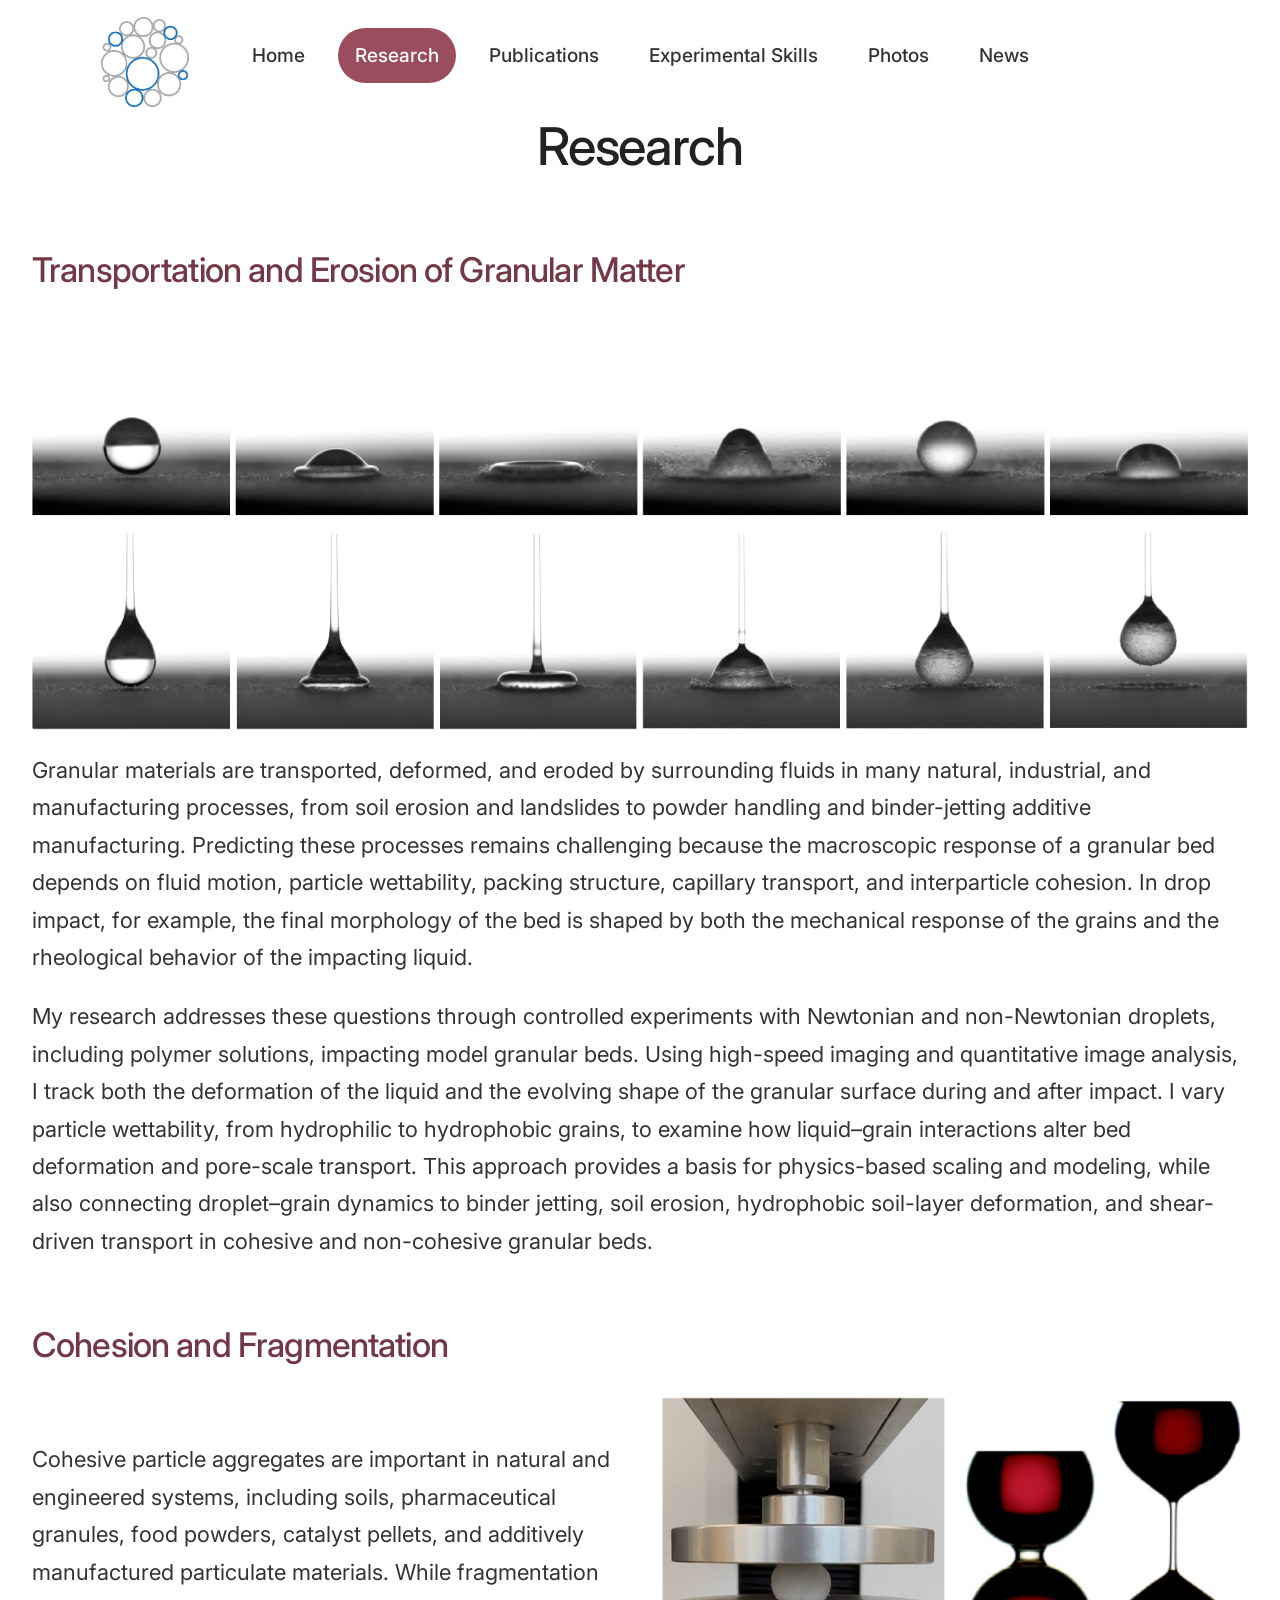
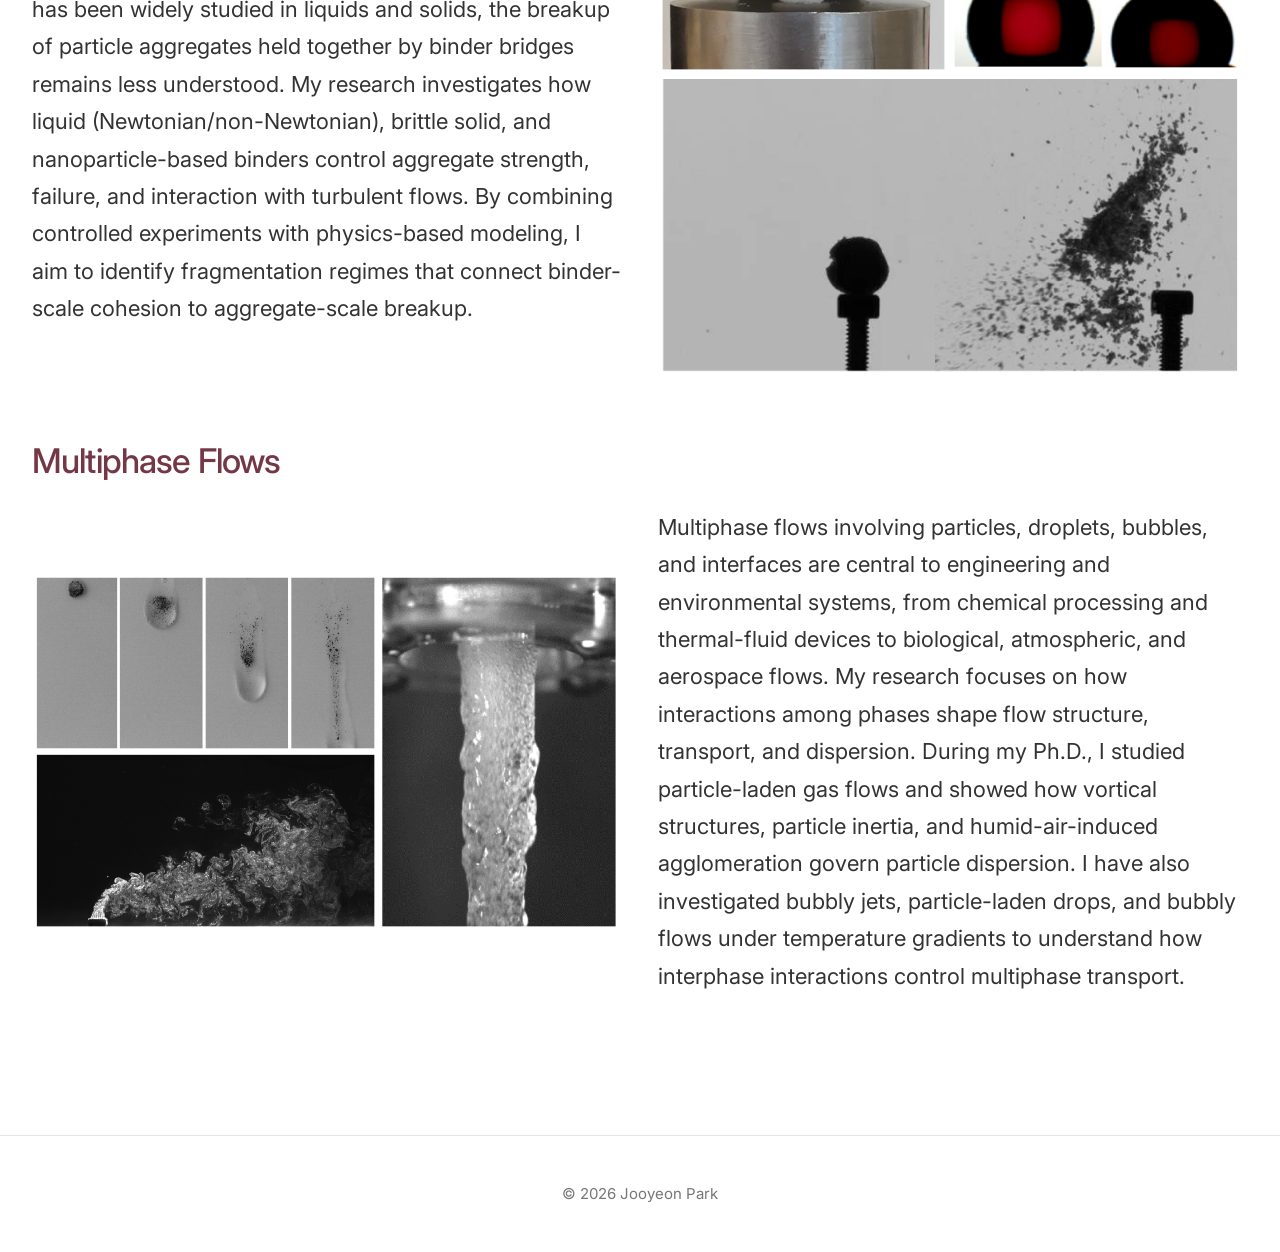
<file: research/index.html>
<!DOCTYPE html>
<html lang="en">
<head>
  
  <meta charset="UTF-8" />
  <meta name="viewport" content="width=device-width, initial-scale=1.0" />

  <title>Research | Jooyeon Park</title>
  
  <link rel="preconnect" href="https://fonts.googleapis.com">
  <link rel="preconnect" href="https://fonts.gstatic.com" crossorigin>
  <link href="https://fonts.googleapis.com/css2?family=Inter:wght@300;400;500;600;700&display=swap" rel="stylesheet">
  
  <link rel="icon" type="image/png" href="../favicon.png?v=2">
  <link rel="stylesheet" href="../style.css" />
</head>

<body>

  <nav class="navbar">
    <div class="site-logo" href="./" aria-label="Home">
      <img src="../images/favicon2.png" alt="">
    </div> 

    <a href="../index.html">Home</a>
    <a class="active" href="./index.html">Research</a>
    <a href="../publications/index.html">Publications</a>
    <a href="../equipment/index.html">Experimental Skills</a>
    <a href="../photos/index.html">Photos</a>
    <a href="../news/index.html">News</a>
  </nav>

  <main class="page">

    <section class="intro-section research-hero">
      <h1 class="page-title">Research</h1>
    </section>

    <section class="research-page">

      <!-- Research Item 1: image left, text right -->
      <div class="research-item research-transport">
        <h2 class="research-item-title">Transportation and Erosion of Granular Matter</h2>

        <div class="research-item-grid stacked">
          <div class="research-image">
            <img src="../images/research-transportation.jpg" alt="Transportation and erosion of granular matter">
          </div>

          <div class="research-text">
            <p>
              Granular materials are transported, deformed, and eroded by surrounding fluids in many natural, industrial, and manufacturing processes, from soil erosion and landslides to powder handling and binder-jetting additive manufacturing. Predicting these processes remains challenging because the macroscopic response of a granular bed depends on fluid motion, particle wettability, packing structure, capillary transport, and interparticle cohesion. In drop impact, for example, the final morphology of the bed is shaped by both the mechanical response of the grains and the rheological behavior of the impacting liquid.
            </p>

            <p>
              My research addresses these questions through controlled experiments with Newtonian and non-Newtonian droplets, including polymer solutions, impacting model granular beds. Using high-speed imaging and quantitative image analysis, I track both the deformation of the liquid and the evolving shape of the granular surface during and after impact. I vary particle wettability, from hydrophilic to hydrophobic grains, to examine how liquid–grain interactions alter bed deformation and pore-scale transport. This approach provides a basis for physics-based scaling and modeling, while also connecting droplet–grain dynamics to binder jetting, soil erosion, hydrophobic soil-layer deformation, and shear-driven transport in cohesive and non-cohesive granular beds.
            </p>
          </div>
        </div>
      </div>

      <!-- Research Item 2: text left, image right -->
      <div class="research-item">
        <h2 class="research-item-title">Cohesion and Fragmentation</h2>

        <div class="research-item-grid reverse">
          <div class="research-text">
            <p>
              <p>
               Cohesive particle aggregates are important in natural and engineered systems, including soils, pharmaceutical granules, food powders, catalyst pellets, and additively manufactured particulate materials. While fragmentation has been widely studied in liquids and solids, the breakup of particle aggregates held together by binder bridges remains less understood. My research investigates how liquid (Newtonian/non-Newtonian), brittle solid, and nanoparticle-based binders control aggregate strength, failure, and interaction with turbulent flows. By combining controlled experiments with physics-based modeling, I aim to identify fragmentation regimes that connect binder-scale cohesion to aggregate-scale breakup.
              </p>
            </p>
          </div>

          <div class="research-image">
            <img src="../images/research-cohesion.jpg" alt="Cohesion and fragmentation">
          </div>
        </div>
      </div>

      <!-- Research Item 3: image left, text right -->
      <div class="research-item">
        <h2 class="research-item-title">Multiphase Flows</h2>

        <div class="research-item-grid">
          <div class="research-image">
            <img src="../images/research-multiphase.jpg" alt="Multiphase flows">
          </div>

          <div class="research-text">
            <p>
               Multiphase flows involving particles, droplets, bubbles, and interfaces are central to engineering and environmental systems, from chemical processing and thermal-fluid devices to biological, atmospheric, and aerospace flows. My research focuses on how interactions among phases shape flow structure, transport, and dispersion. During my Ph.D., I studied particle-laden gas flows and showed how vortical structures, particle inertia, and humid-air-induced agglomeration govern particle dispersion. I have also investigated bubbly jets, particle-laden drops, and bubbly flows under temperature gradients to understand how interphase interactions control multiphase transport.
            </p>
          </div>
        </div>
      </div>

    </section>

  </main>

  <footer>
    <p>© 2026 Jooyeon Park</p>
  </footer>

</body>
</html>
</file>
<file: style.css>
* {
  box-sizing: border-box;
}

:root {
  --text: #222;
  --muted: #555;
  --light-muted: #777;
  --border: #e5e5e5;
  --link: #9A4D5D;
  --background: #ffffff;
  --accent: #9A4D5D;
  --accent-dark: #743746;
}

body {
  margin: 0;
  font-family: "Inter", "Helvetica Neue", Arial, sans-serif;
  color: var(--text);
  background: var(--background);
  line-height: 1.75;
}

a {
  color: var(--link);
  text-decoration: none;
}

a:hover {
  text-decoration: underline;
}

img {
  max-width: 100%;
  display: block;
}


/* ====================================================== */
/* Navigation */
/* ====================================================== */

.navbar {
  max-width: 1320px;
  margin: 0 auto;
  padding: 28px 32px 12px;
  display: flex;
  justify-content: center;
  align-items: center;
  flex-wrap: wrap;
  gap: 16px;
  position: relative;
}

.navbar a {
  color: #333;
  font-size: 19px;
  font-weight: 500;
  padding: 11px 17px;
  border-radius: 999px;
}

.navbar a:hover {
  background: #F3E4E8;
  color: var(--accent);
  text-decoration: none;
}

.navbar a.active {
  background: var(--accent);
  color: white;
}


/* ====================================================== */
/* Page */
/* ====================================================== */

.page {
  max-width: 1320px;
  margin: 0 auto;
  padding: 12px 32px 76px;
}


/* ====================================================== */
/* Intro section */
/* ====================================================== */

.intro-section {
  padding: 10px 0 58px;
}

.intro-section h1,
.page-title {
  text-align: center;
  font-size: 52px;
  font-weight: 500;
  margin: 0 0 54px;
  letter-spacing: -0.025em;
  line-height: 1.15;
}

.intro-content {
  display: grid;
  grid-template-columns: minmax(0, 1.08fr) minmax(300px, 0.92fr);
  gap: 46px;
  align-items: center;
}

.intro-text {
  padding-top: 0;
}

.intro-text p {
  font-size: 19px;
  color: #222;
  margin: 0 0 20px;
  text-align: left;
  line-height: 1.65;
}

.intro-image {
  display: flex;
  justify-content: center;
  align-items: center;
}

.intro-image img {
  width: 100%;
  max-width: 560px;
  height: auto;
  object-fit: contain;
}


/* ====================================================== */
/* Contact / collaboration block */
/* ====================================================== */

.connect-section {
  display: grid;
  grid-template-columns: 1fr 1fr;
  gap: 56px;
  align-items: center;
  margin: 22px 0 82px;
}

.connect-photo {
  display: flex;
  align-items: center;
  justify-content: center;
}

.connect-photo img {
  width: 310px;
  height: 310px;
  object-fit: cover;
  border-radius: 50%;
  box-shadow: 0 14px 30px rgba(0, 0, 0, 0.24);
}

.connect-box {
  background: transparent;
  padding: 0;
  border: none;
  display: flex;
  flex-direction: column;
  justify-content: center;
}

.connect-kicker {
  margin: 0 0 12px;
  font-size: 18px;
  letter-spacing: 0.07em;
  text-transform: uppercase;
  color: #6b7280;
  font-weight: 700;
}

.connect-box h2 {
  margin: 0 0 30px;
  font-size: 42px;
  font-weight: 500;
  letter-spacing: -0.035em;
  line-height: 1.16;
  color: #111;
  max-width: 620px;
}

.connect-icons {
  display: flex;
  align-items: center;
  gap: 24px;
}

.connect-icons a {
  display: inline-flex;
  align-items: center;
  justify-content: center;
  width: 60px;
  height: 60px;
  color: var(--accent);
  background: transparent;
  border: none;
  text-decoration: none;
  transition: transform 0.18s ease, color 0.18s ease, filter 0.18s ease;
}

.connect-icons a:hover {
  color: var(--accent-dark);
  transform: translateY(-2px);
  text-decoration: none;
}

.connect-icons i {
  font-size: 50px;
  width: auto;
  text-align: center;
}


/* Google Scholar image icon */

.scholar-icon {
  width: 65px;
  height: 65px;
  object-fit: contain;
  display: block;
  filter: brightness(0) saturate(100%) invert(36%) sepia(27%) saturate(876%) hue-rotate(297deg) brightness(91%) contrast(86%);
}

.connect-icons a:hover .scholar-icon {
  filter: brightness(0) saturate(100%) invert(36%) sepia(27%) saturate(876%) hue-rotate(297deg) brightness(91%) contrast(86%);
}


/* CV link */

.cv-line {
  margin: 22px 0 0;
  font-size: 26px;
  color: #333;
}

.cv-line a {
  color: var(--accent);
  font-weight: 700;
  border-bottom: 2px solid var(--accent);
}

.cv-line a:hover {
  color: var(--accent-dark);
  border-bottom-color: var(--accent-dark);
  text-decoration: none;
}


/* ====================================================== */
/* Sections */
/* ====================================================== */

.section {
  margin-top: 74px;
}

.section-header {
  display: flex;
  justify-content: space-between;
  align-items: flex-end;
  gap: 24px;
  margin-bottom: 26px;
  border-bottom: 1px solid var(--border);
  padding-bottom: 14px;
}

.section-header h2 {
  margin: 0;
  font-size: 35px;
  font-weight: 500;
  letter-spacing: -0.025em;
}

.section-header a {
  font-size: 17px;
}


/* ====================================================== */
/* Research Preview */
/* ====================================================== */

.research-grid {
  display: grid;
  grid-template-columns: repeat(3, 1fr);
  gap: 24px;
}

.research-card {
  display: block;
  color: var(--text);
}

.research-card:hover {
  text-decoration: none;
}

.research-card video {
  width: 100%;
  height: 260px;
  object-fit: cover;
  background: #111;
  display: block;
  margin-bottom: 14px;
}

.research-card h3 {
  margin: 0;
  font-size: 25px;
  font-weight: 500;
  color: #9A4D5D;
  line-height: 1.35;
  text-align: center;
}

.research-card:hover video {
  opacity: 0.92;
}


/* ====================================================== */
/* Featured Publication */
/* ====================================================== */

.publication-box {
  padding: 24px 0;
}

.publication-box p {
  margin: 0 0 18px;
  font-size: 22px;
  color: #333;
  line-height: 1.7;
}

.publication-box p:last-child {
  margin-bottom: 0;
}


/* ====================================================== */
/* Home News Preview */
/* ====================================================== */

.news-preview {
  padding: 24px 0;
}

.news-date {
  margin: 0 0 6px;
  font-size: 19px;
  font-weight: 600;
  color: #222;
}

.news-preview p {
  margin: 0;
  font-size: 21px;
  color: #444;
}


/* ====================================================== */
/* Footer */
/* ====================================================== */

footer {
  border-top: 1px solid var(--border);
  text-align: center;
  padding: 30px 20px;
  font-size: 15px;
  color: #777;
}


/* ====================================================== */
/* General Mobile */
/* ====================================================== */

@media (max-width: 900px) {

  .navbar {
    gap: 10px;
  }

  .navbar a {
    font-size: 16px;
    padding: 8px 12px;
  }

  .intro-section h1,
  .page-title {
    font-size: 40px;
    margin-bottom: 36px;
  }

  .intro-content {
    display: flex;
    flex-direction: column;
    gap: 30px;
  }

  .intro-image {
    order: 1;
  }

  .intro-text {
    order: 2;
    padding-top: 0;
  }

  .intro-image img {
    width: 100%;
    max-width: 520px;
    height: auto;
    margin: 0 auto;
  }

  .intro-text p {
    font-size: 16px;
    text-align: left;
  }

  .connect-section {
    grid-template-columns: 1fr;
    gap: 32px;
    margin: 22px 0 62px;
  }

  .connect-photo {
    justify-content: center;
  }

  .connect-photo img {
    width: 230px;
    height: 230px;
  }

  .connect-box {
    text-align: center;
    align-items: center;
  }

  .connect-kicker {
    font-size: 15px;
  }

  .connect-box h2 {
    font-size: 30px;
    max-width: none;
  }

  .connect-icons {
    justify-content: center;
    gap: 20px;
  }

  .connect-icons a {
    width: 38px;
    height: 38px;
  }

  .connect-icons i {
    font-size: 31px;
  }

  .scholar-icon {
    width: 31px;
    height: 31px;
  }

  .cv-line {
    font-size: 18px;
  }

  .research-grid {
    grid-template-columns: 1fr;
  }

  .research-card video {
    height: 250px;
  }

  .research-card h3 {
    font-size: 20px;
  }

  .section-header {
    flex-direction: column;
    align-items: flex-start;
    gap: 8px;
  }

  .section-header h2 {
    font-size: 28px;
  }

  .references-grid {
    grid-template-columns: 1fr;
    column-gap: 0;
  }

  .reference-card h3 {
    font-size: 20px;
  }

  .reference-card h3 span {
    display: block;
    margin-left: 0;
    margin-top: 3px;
    font-size: 16px;
  }

  .reference-card p {
    font-size: 16px;
  }
}


/* ====================================================== */
/* Research Page */
/* ====================================================== */

.research-hero {
  padding: 10px 0 18px;
}

.research-page {
  max-width: 1320px;
  margin: 0 auto;
}

.research-item {
  margin-bottom: 64px;
}

.research-item-title {
  width: 100%;
  margin: 0 0 26px;
  padding: 0;
  text-align: left;
  font-size: 34px;
  font-weight: 500;
  line-height: 1.25;
  letter-spacing: -0.025em;
  color: #743746;
  background: transparent;
  border-radius: 0;
}


/* Desktop research layout */

.research-item-grid {
  display: grid;
  grid-template-columns: 1fr 1fr;
  gap: 36px;
  align-items: center;
}

.research-item-grid.reverse {
  grid-template-columns: 1fr 1fr;
}

.research-item-grid.stacked {
  grid-template-columns: 1fr;
  gap: 22px;
}

.research-image {
  width: 100%;
  min-width: 0;
}

.research-image img {
  width: 100%;
  height: auto;
  max-height: none;
  object-fit: contain;
  display: block;
  border-radius: 4px;
}

.research-item-grid.stacked .research-image img {
  width: 100%;
  max-height: 520px;
  object-fit: contain;
}

.research-text {
  width: 100%;
  min-width: 0;
  padding: 0;
  border: none;
  border-radius: 0;
  background: transparent;
  display: block;
}

.research-text p {
  margin: 0;
  font-size: 22px;
  line-height: 1.7;
  color: #333;
  text-align: left;
}

.research-text p + p {
  margin-top: 22px;
}

.research-transport .research-text {
  display: block;
  width: 100%;
}

.research-transport .research-text p {
  font-size: 22px;
  line-height: 1.7;
  text-align: left;
}


/* Research mobile */

@media (max-width: 900px) {

  .research-hero {
    padding: 10px 0 10px;
  }

  .research-item {
    margin-bottom: 56px;
  }

  .research-item-title {
    font-size: 28px;
    line-height: 1.25;
    margin: 0 0 18px;
    padding: 0;
    text-align: left;
  }

  .research-item-grid,
  .research-item-grid.reverse,
  .research-item-grid.stacked {
    display: flex;
    flex-direction: column;
    gap: 18px;
  }

  .research-item-grid .research-image,
  .research-item-grid.reverse .research-image,
  .research-item-grid.stacked .research-image {
    order: 1;
  }

  .research-item-grid .research-text,
  .research-item-grid.reverse .research-text,
  .research-item-grid.stacked .research-text {
    order: 2;
  }

  .research-image,
  .research-image img,
  .research-item-grid.stacked .research-image img {
    width: 100%;
  }

  .research-image img,
  .research-item-grid.stacked .research-image img {
    height: auto;
    max-height: none;
    object-fit: contain;
    display: block;
  }

  .research-text,
  .research-item-grid.stacked .research-text,
  .research-transport .research-text {
    width: 100%;
    max-width: none;
    padding: 0;
    display: block;
  }

  .research-page .research-text p,
  .research-page .research-item-grid.stacked .research-text p,
  .research-page .research-transport .research-text p {
    margin: 0;
    font-size: 16px;
    line-height: 1.7;
    text-align: left;
  }

  .research-page .research-text p + p,
  .research-page .research-transport .research-text p + p {
    margin-top: 18px;
  }
}


.author-highlight {
  color: var(--accent);
  font-weight: 700;
}


/* ====================================================== */
/* Publications Page */
/* ====================================================== */

.publication-page {
  max-width: 1320px;
}

.publication-search {
  display: grid;
  grid-template-columns: minmax(0, 1fr) 320px;
  gap: 34px;
  align-items: center;
  margin: 10px 0 44px;
}

.publication-search input {
  width: 100%;
  height: 60px;
  padding: 0 18px;
  border: 1px solid var(--border);
  border-radius: 4px;
  font-family: inherit;
  font-size: 17px;
  color: var(--text);
  outline: none;
}

.publication-search input:focus {
  border-color: var(--accent);
  box-shadow: 0 0 0 3px rgba(154, 77, 93, 0.12);
}

.publication-search input::placeholder {
  color: #a0a7b0;
}

.publication-search button {
  height: 56px;
  border: 1px solid #444;
  border-radius: 4px;
  background: #fff;
  color: #222;
  font-family: inherit;
  font-size: 16px;
  letter-spacing: 0.02em;
  cursor: pointer;
  transition: background 0.18s ease, color 0.18s ease, border-color 0.18s ease;
}

.publication-search button:hover {
  background: var(--accent);
  border-color: var(--accent);
  color: white;
}

.publication-no-results {
  margin: 34px 0;
  font-size: 20px;
  color: var(--muted);
}

.publication-section {
  margin: 58px 0 76px;
}

.publication-section-title,
.publication-year {
  margin: 0 0 34px;
  font-size: 35px;
  font-weight: 500;
  letter-spacing: -0.025em;
  line-height: 1.2;
  color: #222;
}

.publication-entry {
  display: grid;
  grid-template-columns: minmax(0, 1fr) 118px;
  gap: 34px;
  align-items: start;
  padding: 0 0 30px;
  margin: 0 0 34px;
  border-bottom: 1px solid #f0f0f0;
}

.publication-entry.no-thumb {
  grid-template-columns: minmax(0, 1fr);
  max-width: 1040px;
}

.publication-main h3 {
  margin: 0 0 8px;
  font-size: 22px;
  font-weight: 500;
  line-height: 1.45;
  color: #111;
}

.publication-authors,
.publication-venue,
.publication-note {
  margin: 0 0 7px;
  font-size: 19px;
  line-height: 1.55;
}

.publication-authors {
  color: #777;
}

.publication-venue {
  color: #555;
}

.publication-note {
  color: #777;
  font-size: 17px;
}

.publication-buttons {
  display: flex;
  flex-wrap: wrap;
  gap: 8px;
  margin-top: 12px;
}

.publication-buttons a {
  display: inline-flex;
  align-items: center;
  justify-content: center;
  min-width: 72px;
  height: 42px;
  padding: 0 18px;
  border: 1px solid #444;
  border-radius: 4px;
  color: #222;
  background: #fff;
  font-size: 13px;
  font-weight: 500;
  letter-spacing: 0.04em;
  text-transform: uppercase;
}

.publication-buttons a:hover {
  background: var(--accent);
  border-color: var(--accent);
  color: #fff;
  text-decoration: none;
}

.publication-thumb {
  justify-self: end;
  width: 150px;
  height: 150px;
  border: 1px solid var(--border);
  border-radius: 6px;
  overflow: hidden;
  background: #f7f7f7;
}

.publication-thumb img {
  width: 100%;
  height: 100%;
  object-fit: cover;
}

.conference-section {
  margin-top: 88px;
}

.conference-year {
  margin: 38px 0 18px;
  font-size: 28px;
  font-weight: 500;
  letter-spacing: -0.02em;
  color: #333;
}

.conference-entry {
  padding-bottom: 20px;
  margin-bottom: 22px;
}

.conference-entry .publication-main h3 {
  font-size: 19px;
}

[hidden] {
  display: none !important;
}


@media (max-width: 900px) {

  .publication-search {
    grid-template-columns: 1fr;
    gap: 14px;
  }

  .publication-search button {
    width: 100%;
  }

  .publication-section-title,
  .publication-year {
    font-size: 30px;
  }

  .publication-entry {
    grid-template-columns: minmax(0, 1fr) 86px;
    gap: 18px;
  }

  .publication-thumb {
    width: 82px;
    height: 82px;
  }

  .publication-main h3 {
    font-size: 20px;
  }

  .publication-authors,
  .publication-venue,
  .publication-note {
    font-size: 17px;
  }
}


@media (max-width: 560px) {

  .publication-entry {
    grid-template-columns: 1fr;
  }

  .publication-thumb {
    justify-self: start;
  }
}


/* ====================================================== */
/* Experimental Skills Page */
/* ====================================================== */

.skill-page {
  max-width: 1320px;
  margin: 0 auto;
}

.skill-grid {
  display: grid;
  grid-template-columns: repeat(2, minmax(0, 1fr));
  gap: 54px 42px;
}

.skill-card {
  min-width: 0;
}

.skill-card img {
  width: 100%;
  height: 540px;
  object-fit: cover;
  display: block;
  border-radius: 4px;
  margin-bottom: 18px;
  background: #fff;
}

.skill-card h2 {
  margin: 0 0 8px;
  font-size: 28px;
  font-weight: 500;
  line-height: 1.3;
  letter-spacing: -0.025em;
  color: #743746;
}

.skill-card p {
  margin: 0;
  font-size: 18px;
  line-height: 1.65;
  color: #333;
  text-align: left;
}


@media (max-width: 900px) {

  .skill-grid {
    grid-template-columns: 1fr;
    gap: 42px;
  }

  .skill-card img {
    height: 260px;
  }

  .skill-card h2 {
    font-size: 24px;
  }

  .skill-card p {
    font-size: 16px;
  }
}


/* ====================================================== */
/* Photos Page */
/* ====================================================== */

.photos-page {
  max-width: 1320px;
  margin: 0 auto;
}

.photo-grid {
  display: grid;
  grid-template-columns: repeat(3, minmax(0, 1fr));
  gap: 26px;
}

.photo-card {
  position: relative;
  width: 100%;
  aspect-ratio: 1 / 1;
  padding: 0;
  border: none;
  border-radius: 4px;
  overflow: hidden;
  cursor: pointer;
  background: #f7f7f7;
  display: block;
}

.photo-card img {
  width: 100%;
  height: 100%;
  object-fit: cover;
  display: block;
  transition: opacity 0.22s ease, transform 0.22s ease;
}

.photo-card-title {
  position: absolute;
  inset: 0;
  display: flex;
  align-items: center;
  justify-content: center;
  padding: 22px;
  text-align: center;
  color: #fff;
  font-size: 26px;
  font-weight: 700;
  line-height: 1.25;
  letter-spacing: -0.02em;
  opacity: 0;
  background: rgba(0, 0, 0, 0.28);
  transition: opacity 0.22s ease;
}

.photo-card:hover img,
.photo-card:focus-visible img,
.photo-card.is-active img {
  opacity: 0.52;
  transform: scale(1.02);
}

.photo-card:hover .photo-card-title,
.photo-card:focus-visible .photo-card-title,
.photo-card.is-active .photo-card-title {
  opacity: 1;
}

.photo-card:focus-visible {
  outline: 3px solid rgba(154, 77, 93, 0.45);
  outline-offset: 4px;
}


@media (max-width: 900px) {

  .photo-grid {
    grid-template-columns: repeat(2, minmax(0, 1fr));
    gap: 18px;
  }

  .photo-card-title {
    font-size: 22px;
  }
}


@media (max-width: 560px) {

  .photo-grid {
    grid-template-columns: 1fr;
  }

  .photo-card-title {
    font-size: 21px;
  }
}


/* ====================================================== */
/* News Page */
/* ====================================================== */

.news-page {
  max-width: 1320px;
  margin: 0 auto;
}

.news-list {
  display: flex;
  flex-direction: column;
  gap: 34px;
}

.news-item {
  display: block;
  width: 100%;
  padding: 0 0 28px;
  border-bottom: 1px solid var(--border);
}

.news-item:last-child {
  border-bottom: none;
}

.news-content {
  display: block;
  width: 100%;
}

.news-content h2 {
  margin: 0 0 8px;
  font-size: 24px;
  font-weight: 700;
  line-height: 1.35;
  color: #444;
  letter-spacing: -0.015em;
}

.news-content p {
  width: 100%;
  margin: 0;
  font-size: 23px;
  line-height: 1.55;
  color: #444;
}


/* ------------------------------------------------------ */
/* Normal single News image */
/* Exactly 50% of the text/content width */
/* ------------------------------------------------------ */

.news-single-image {
  display: block !important;
  width: 50% !important;
  max-width: none !important;
  height: auto !important;
  margin: 24px auto 0 !important;
  object-fit: contain;
  border-radius: 4px;
}


/* ------------------------------------------------------ */
/* YouTube */
/* ------------------------------------------------------ */

.youtube-video {
  width: 70%;
  max-width: 850px;
  aspect-ratio: 16 / 9;
  margin: 24px auto 0;
}

.youtube-video iframe {
  display: block;
  width: 100%;
  height: 100%;
  border: 0;
  border-radius: 8px;
}


/* ------------------------------------------------------ */
/* GFM horizontal photo gallery */
/* ------------------------------------------------------ */

.news-gallery {
  display: flex;
  gap: 16px;

  width: 100%;

  overflow-x: auto;
  overflow-y: hidden;

  margin-top: 24px;
  padding-bottom: 8px;

  scroll-behavior: smooth;
  scroll-snap-type: x mandatory;

  -webkit-overflow-scrolling: touch;
}

.news-gallery img {
  flex: 0 0 70%;
  width: auto;
  max-width: 700px;
  height: 360px;

  object-fit: cover;

  border-radius: 8px;

  scroll-snap-align: start;
}


/* ------------------------------------------------------ */
/* News mobile */
/* ------------------------------------------------------ */

@media (max-width: 768px) {

  .news-content h2 {
    font-size: 21px;
  }

  .news-content p {
    font-size: 18px;
  }

  .news-single-image {
    width: 50% !important;
    max-width: none !important;
  }

  .youtube-video {
    width: 100%;
    max-width: none;
  }

  .news-gallery img {
    flex: 0 0 85%;
    max-width: none;
    height: 250px;
  }
}


/* ====================================================== */
/* Navbar site symbol */
/* ====================================================== */

.site-logo {
  position: absolute;
  left: 100px;
  top: 65%;
  transform: translateY(-50%);

  display: flex;
  align-items: center;
  justify-content: center;

  padding: 0;
  pointer-events: none;
  z-index: 1;
}

.site-logo img {
  width: 90px;
  height: 90px;
  object-fit: contain;
  display: block;
}


/* Mobile navbar symbol */

@media (max-width: 900px) {

  .site-logo {
    display: none;
  }

  body.home-page .site-logo {
    position: static;
    transform: none;
    flex-basis: 100%;
    display: flex;
    justify-content: center;
    margin-bottom: 4px;
    pointer-events: none;
  }

  body.home-page .site-logo img {
    width: 72px;
    height: 72px;
  }
}
</file>
